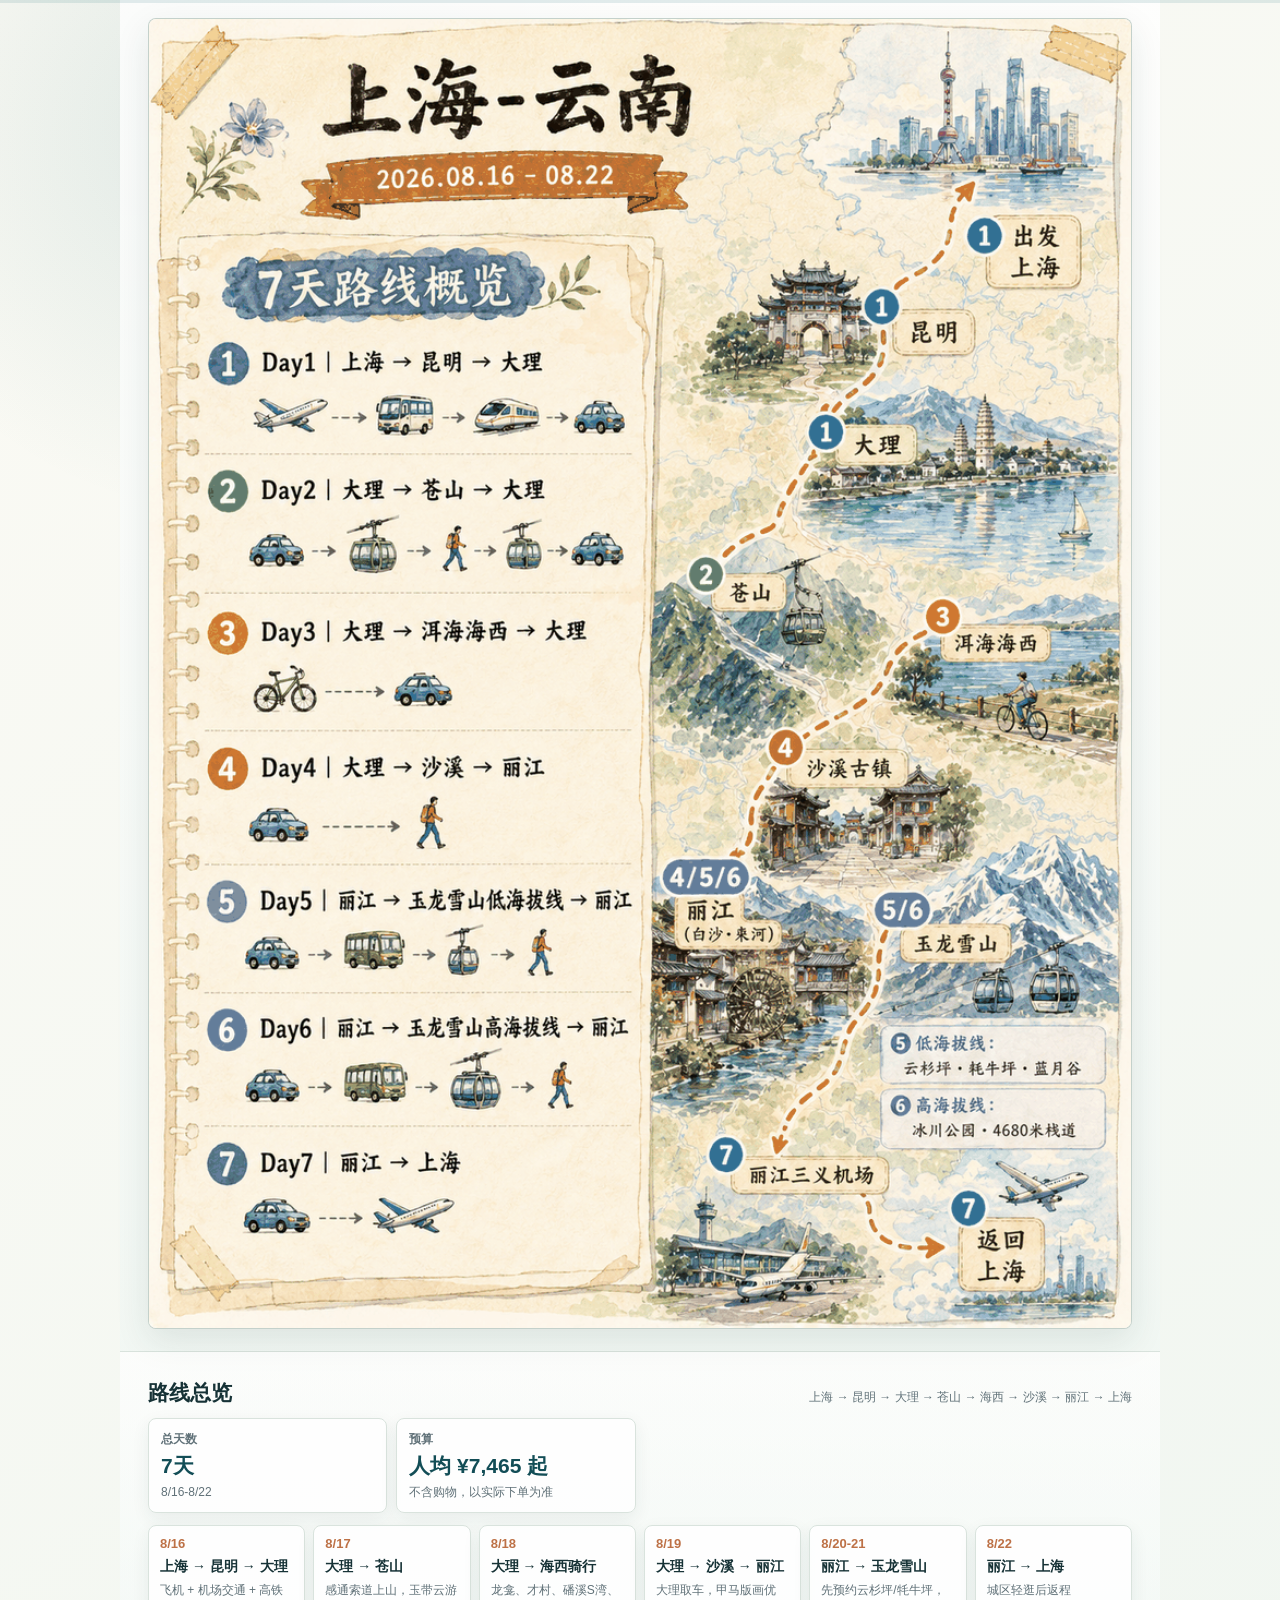
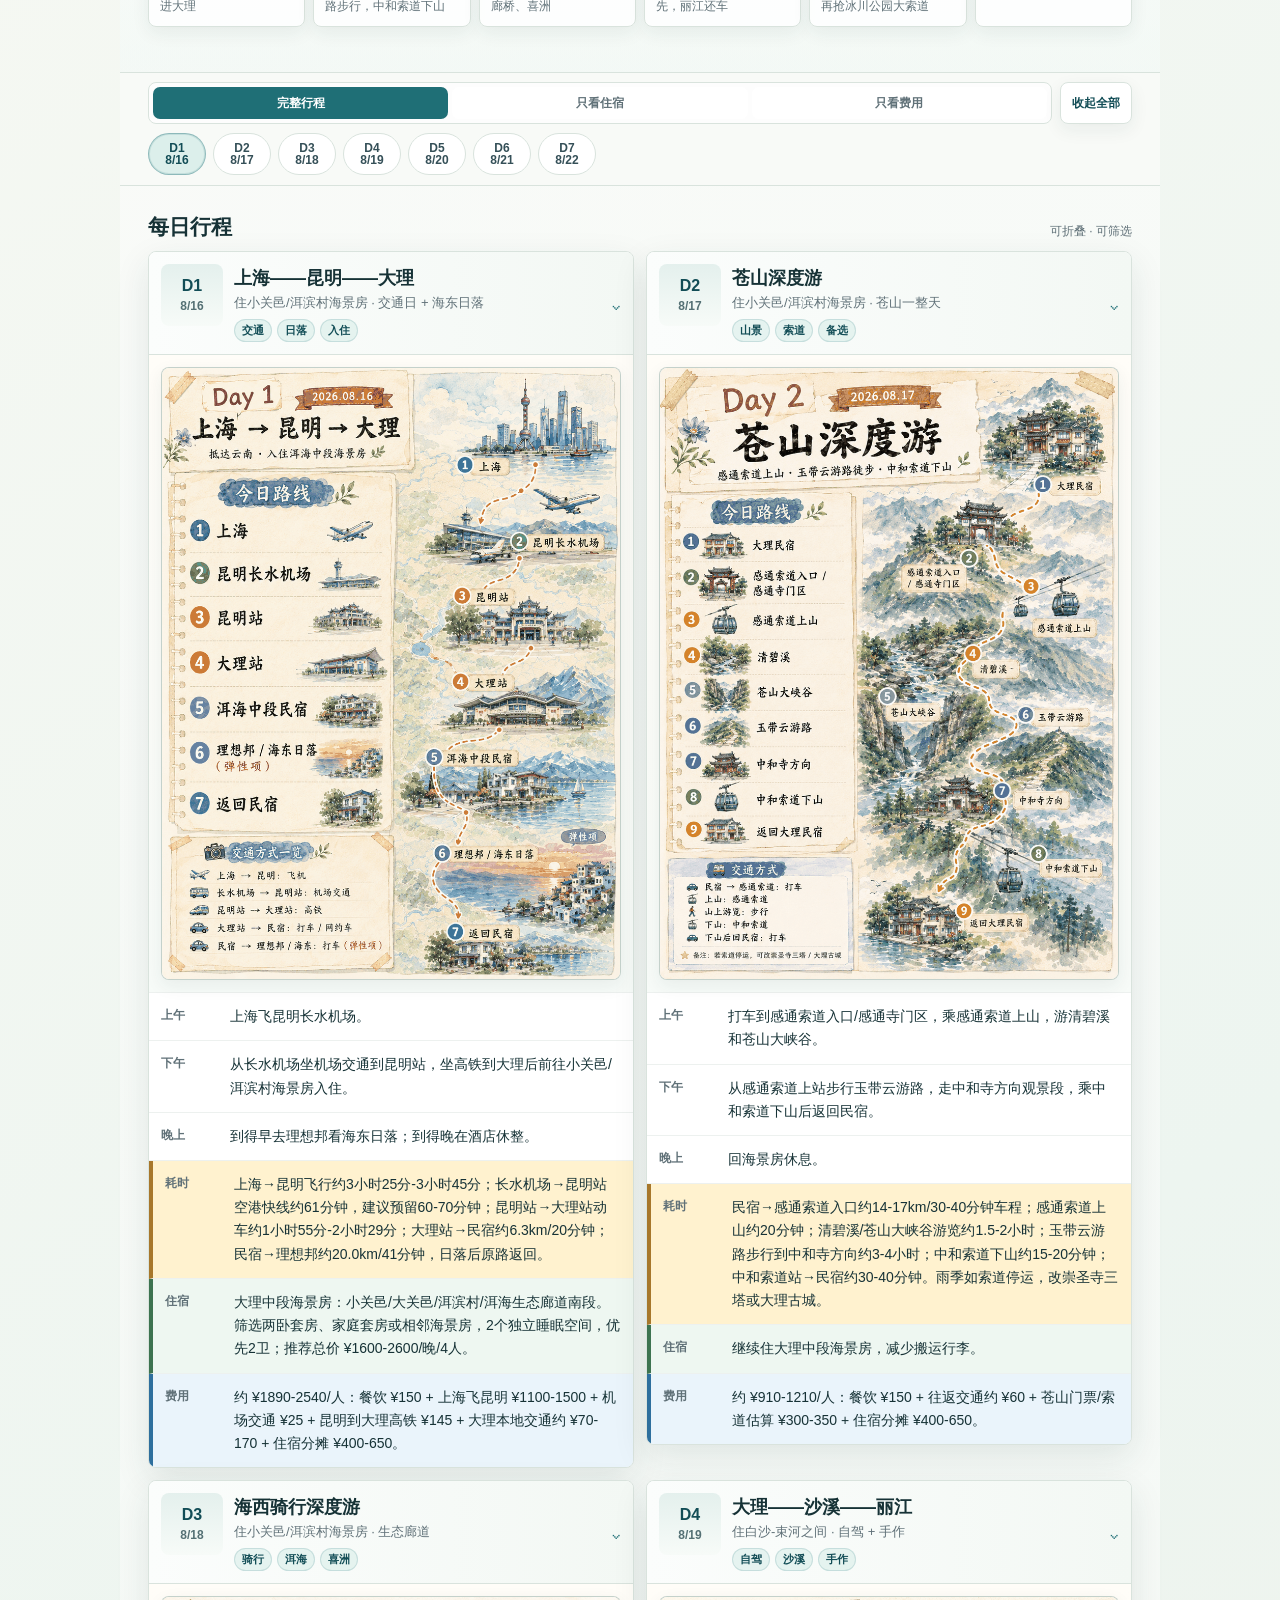
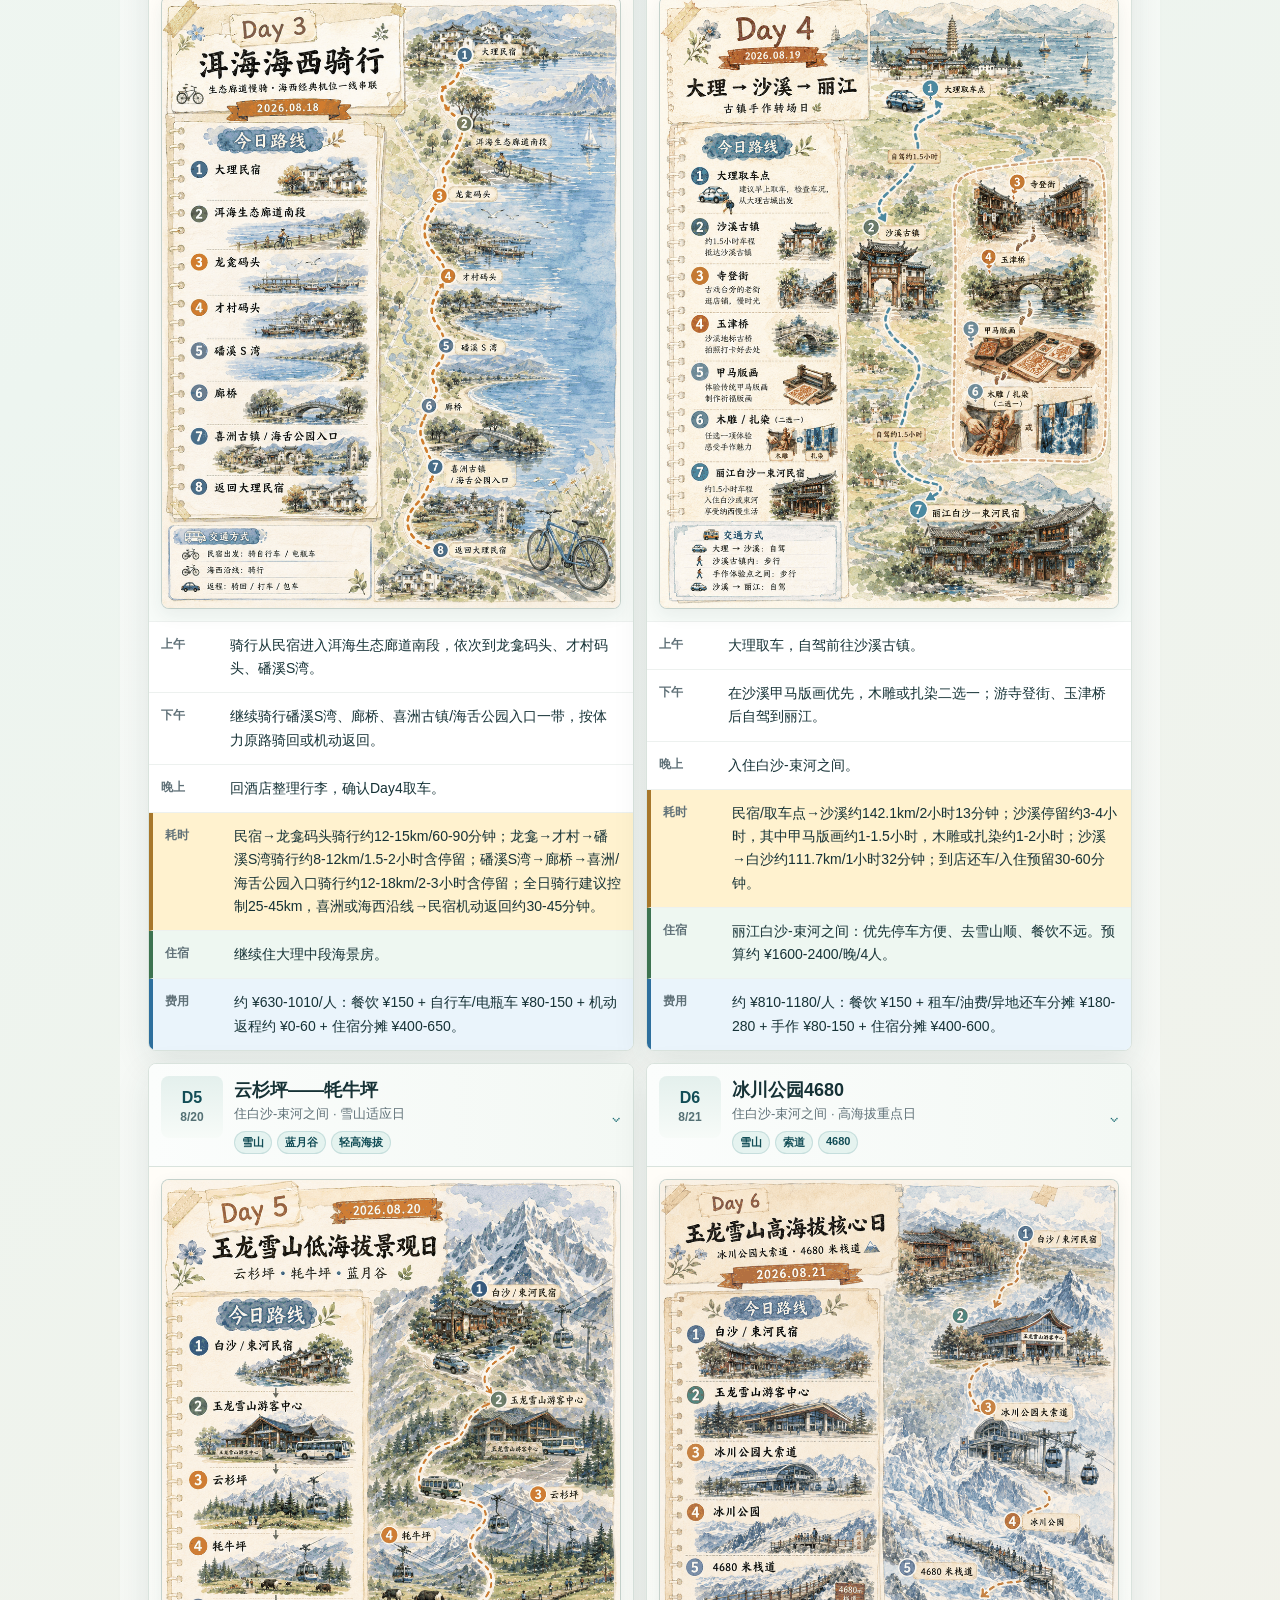
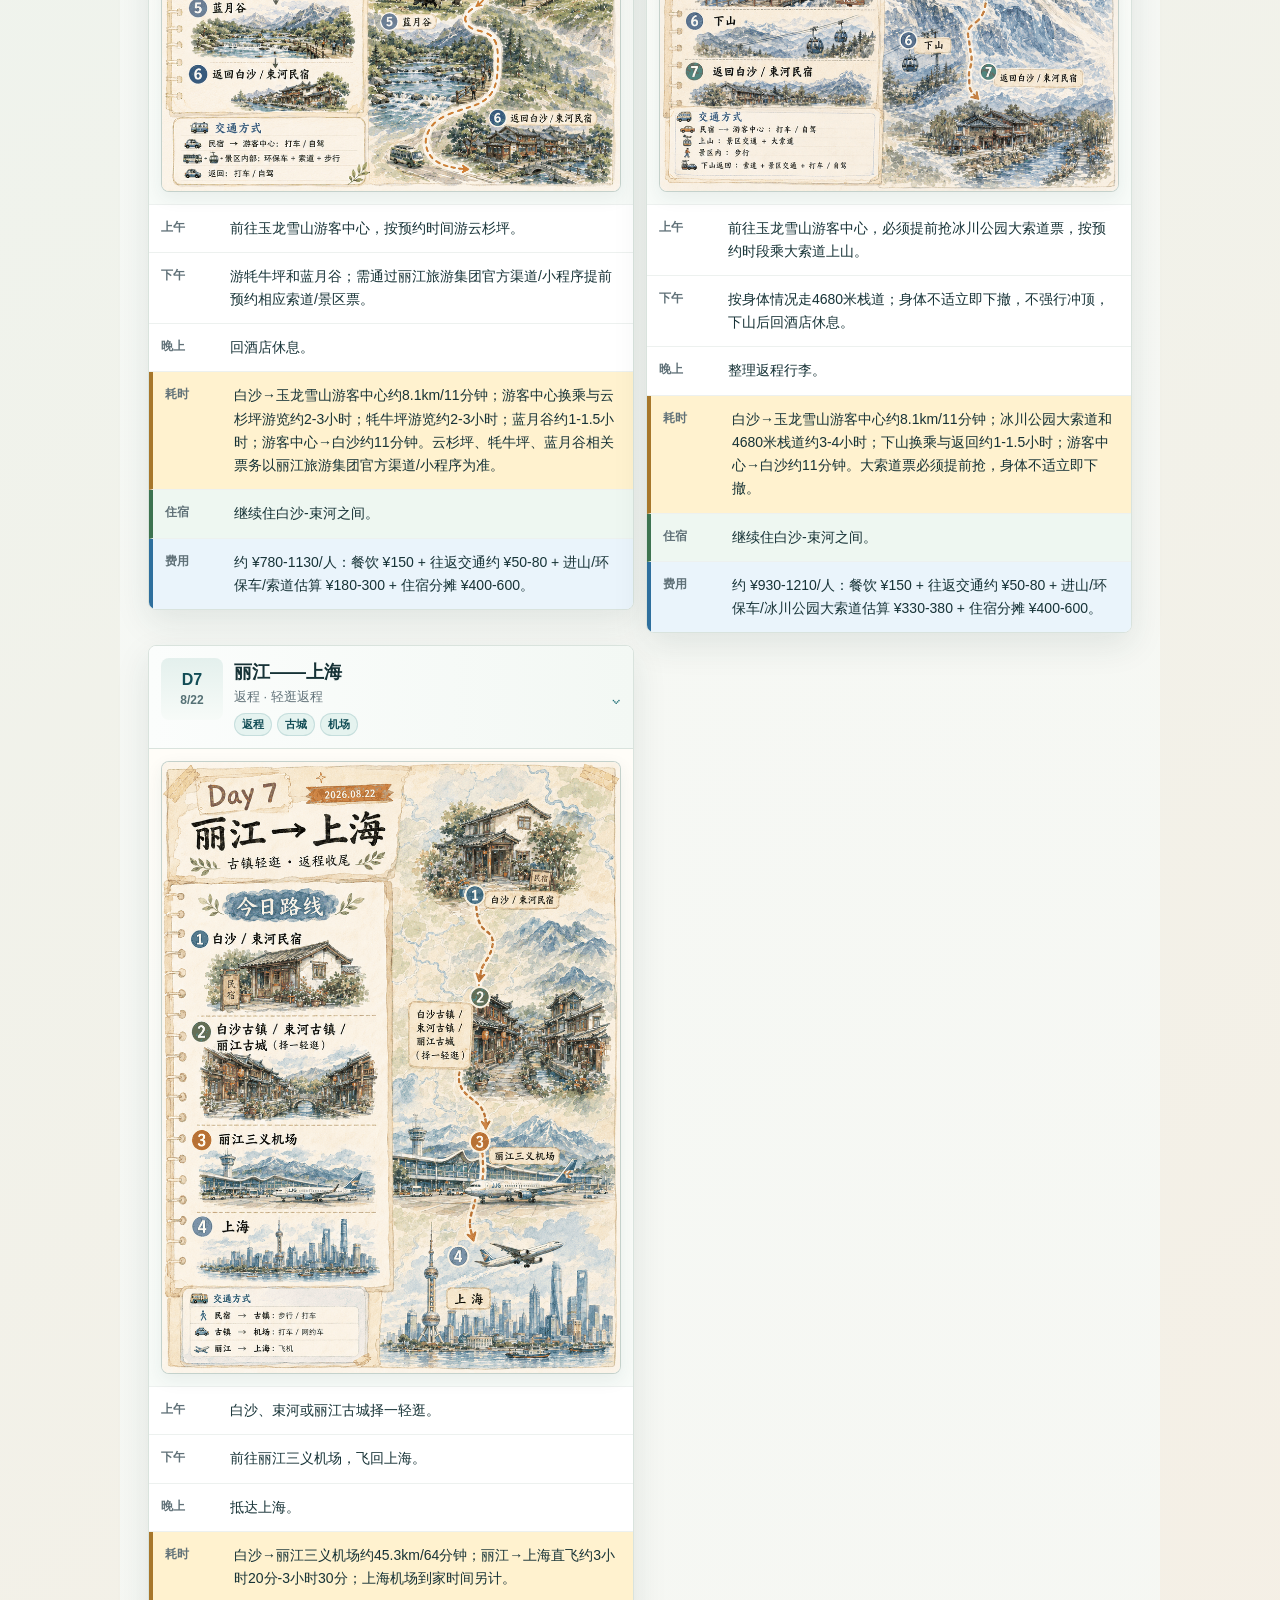
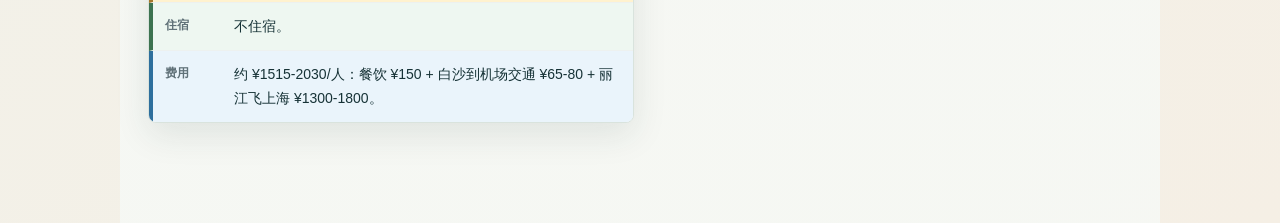
<file: index.html>
<!doctype html>
<html lang="zh-CN">
<head>
  <meta charset="utf-8" />
  <meta name="viewport" content="width=device-width, initial-scale=1, viewport-fit=cover" />
  <meta name="theme-color" content="#f7f3ea" />
  <meta name="description" content="云南7天深度旅行方案，手机优先的路线、住宿、耗时和费用总览。" />
  <title>云南7天深度旅行方案</title>
  <link rel="icon" type="image/png" href="assets/images/favicon.png" />
  <link rel="preload" href="assets/css/styles.css" as="style" />
  <link rel="preload" href="assets/data/itinerary.json" as="fetch" crossorigin="anonymous" />
  <link rel="preload" href="assets/images/yunnan-overview.png" as="image" />
  <link rel="stylesheet" href="assets/css/styles.css" />
</head>
<body>
  <div class="scroll-meter" aria-hidden="true"><span id="scrollMeter"></span></div>
  <div class="app-shell">
    <header class="hero hero--image-only" id="top">
      <img id="overviewImage" src="assets/images/yunnan-overview.png" alt="云南7天旅行总览图片" loading="eager" decoding="async" />
    </header>

    <main>
      <section class="overview-band" aria-labelledby="overviewTitle">
        <div class="section-heading">
          <h2 id="overviewTitle">路线总览</h2>
          <span id="routeText">上海 → 昆明 → 大理 → 苍山 → 海西 → 沙溪 → 丽江 → 上海</span>
        </div>
        <div class="stat-grid" id="statGrid"></div>
        <div class="route-strip" id="routeStrip" aria-label="基础路线"></div>
      </section>

      <nav class="control-bar" aria-label="行程快捷导航">
        <div class="control-bar__top">
          <div class="view-tabs" role="tablist" aria-label="日程视图">
            <button class="view-tab is-active" type="button" data-view="all">完整行程</button>
            <button class="view-tab" type="button" data-view="stay">只看住宿</button>
            <button class="view-tab" type="button" data-view="cost">只看费用</button>
          </div>
          <button class="quiet-button" type="button" data-action="expand">展开全部</button>
        </div>
        <div class="day-nav" id="dayNav"></div>
      </nav>

      <section class="itinerary-section" aria-labelledby="dailyTitle">
        <div class="section-heading">
          <h2 id="dailyTitle">每日行程</h2>
          <span>可折叠 · 可筛选</span>
        </div>
        <div class="day-list" id="dayList"></div>
      </section>

    </main>
  </div>

  <div class="toast" id="toast" role="status" aria-live="polite"></div>
  <button class="top-button" id="topButton" type="button" aria-label="回到顶部">↑</button>

  <script src="assets/js/app.js" defer></script>
</body>
</html>
</file>
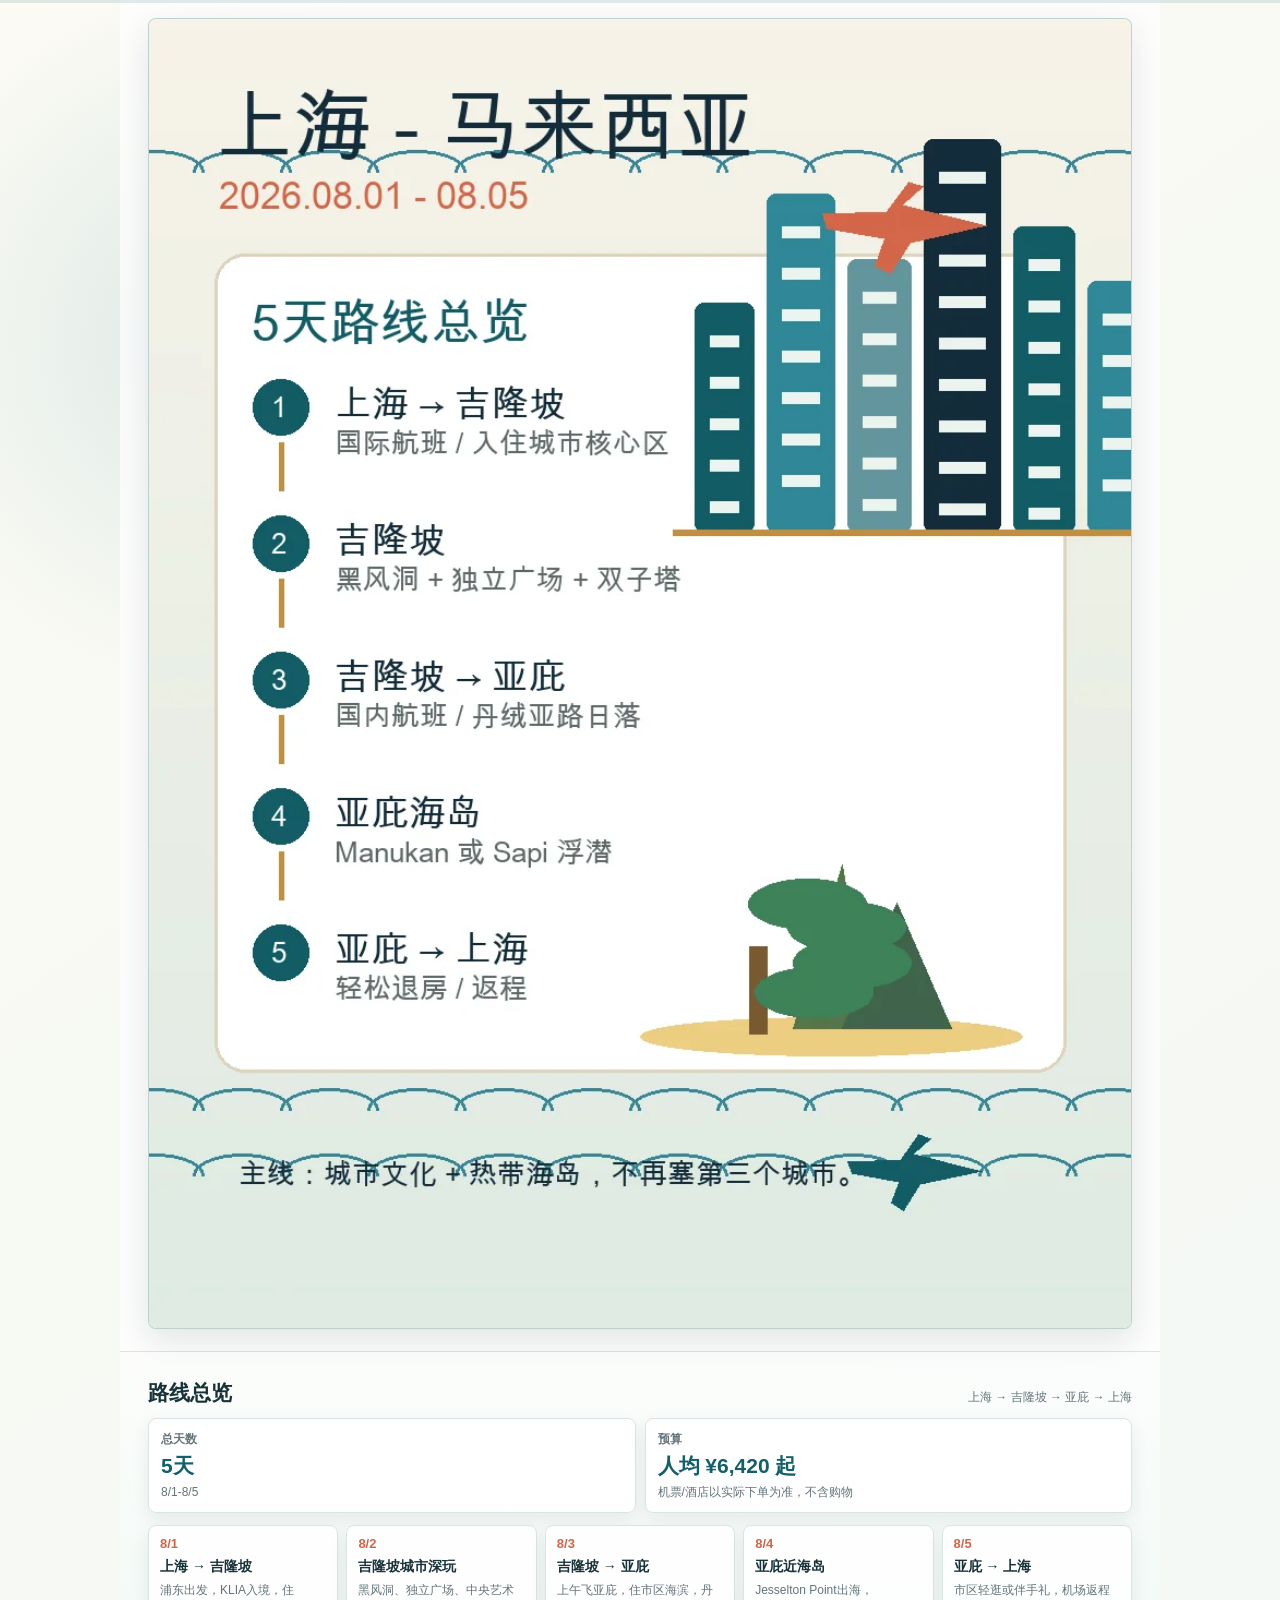
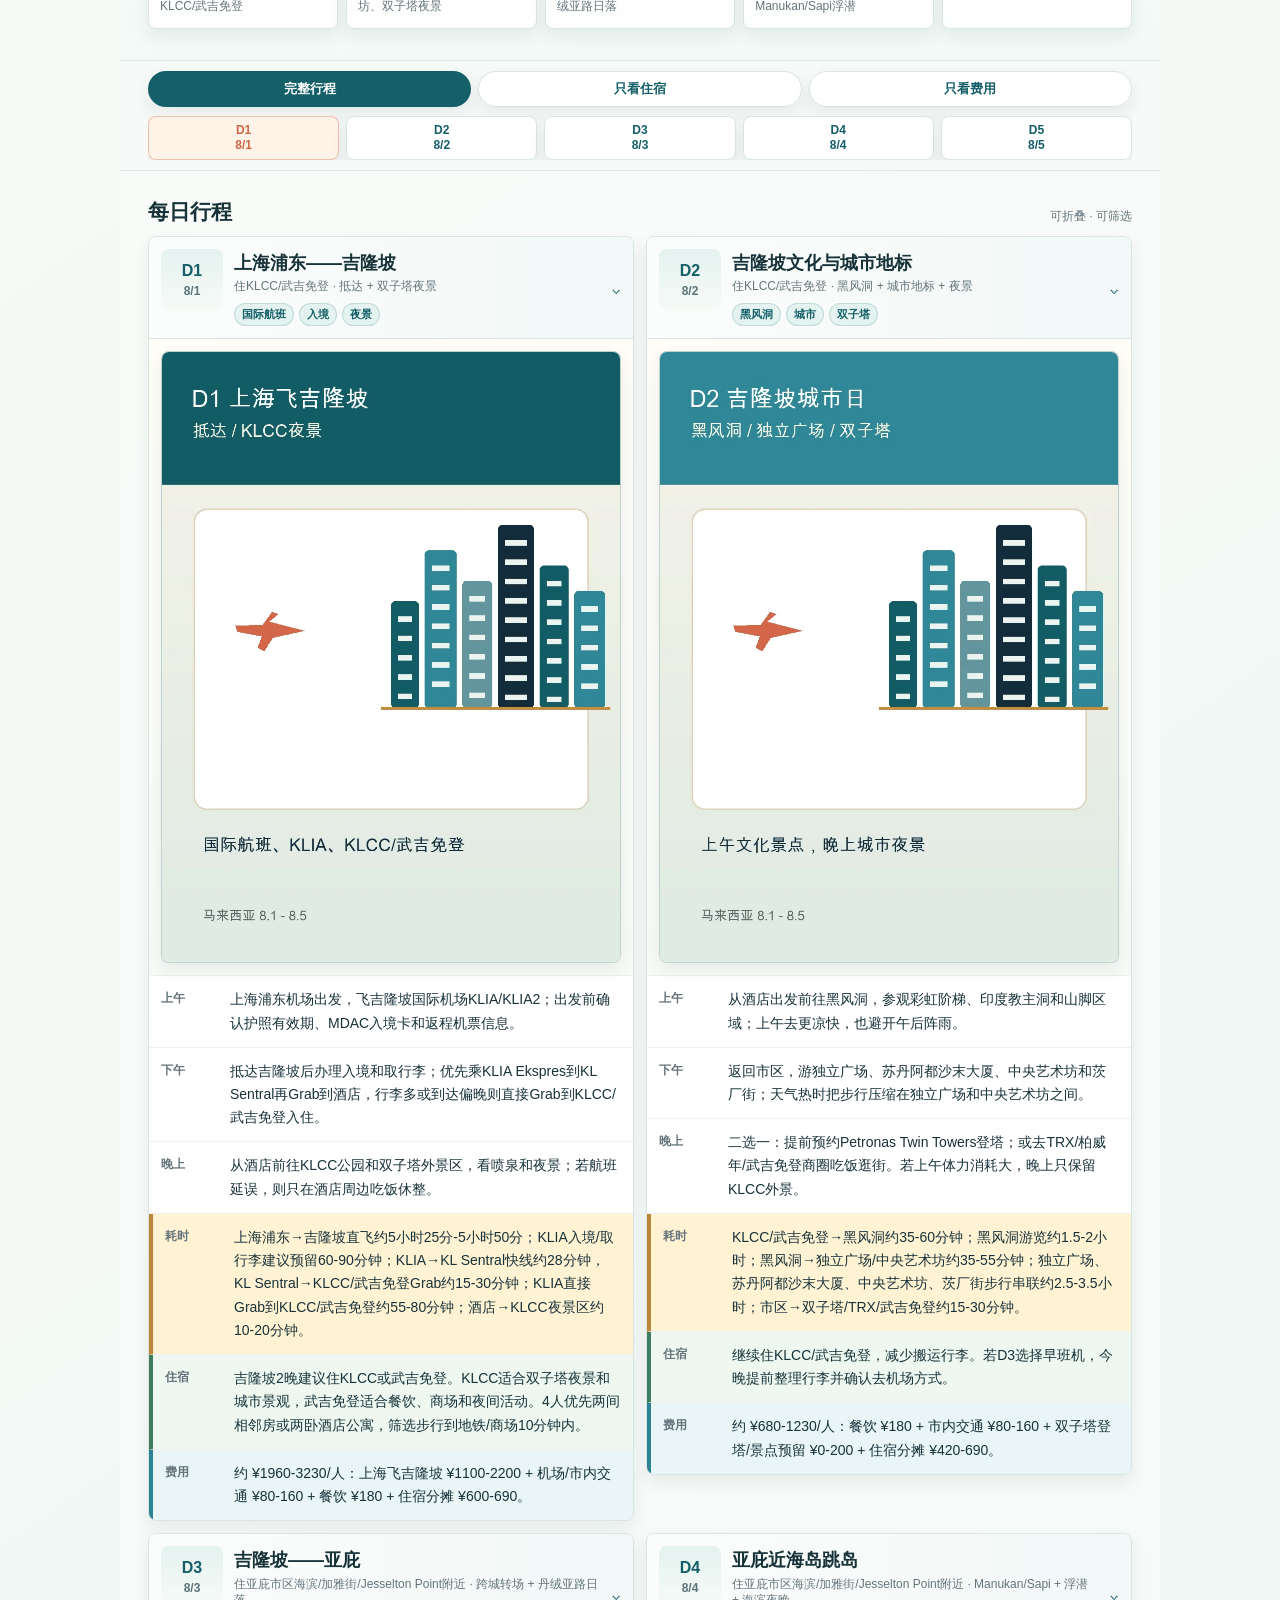
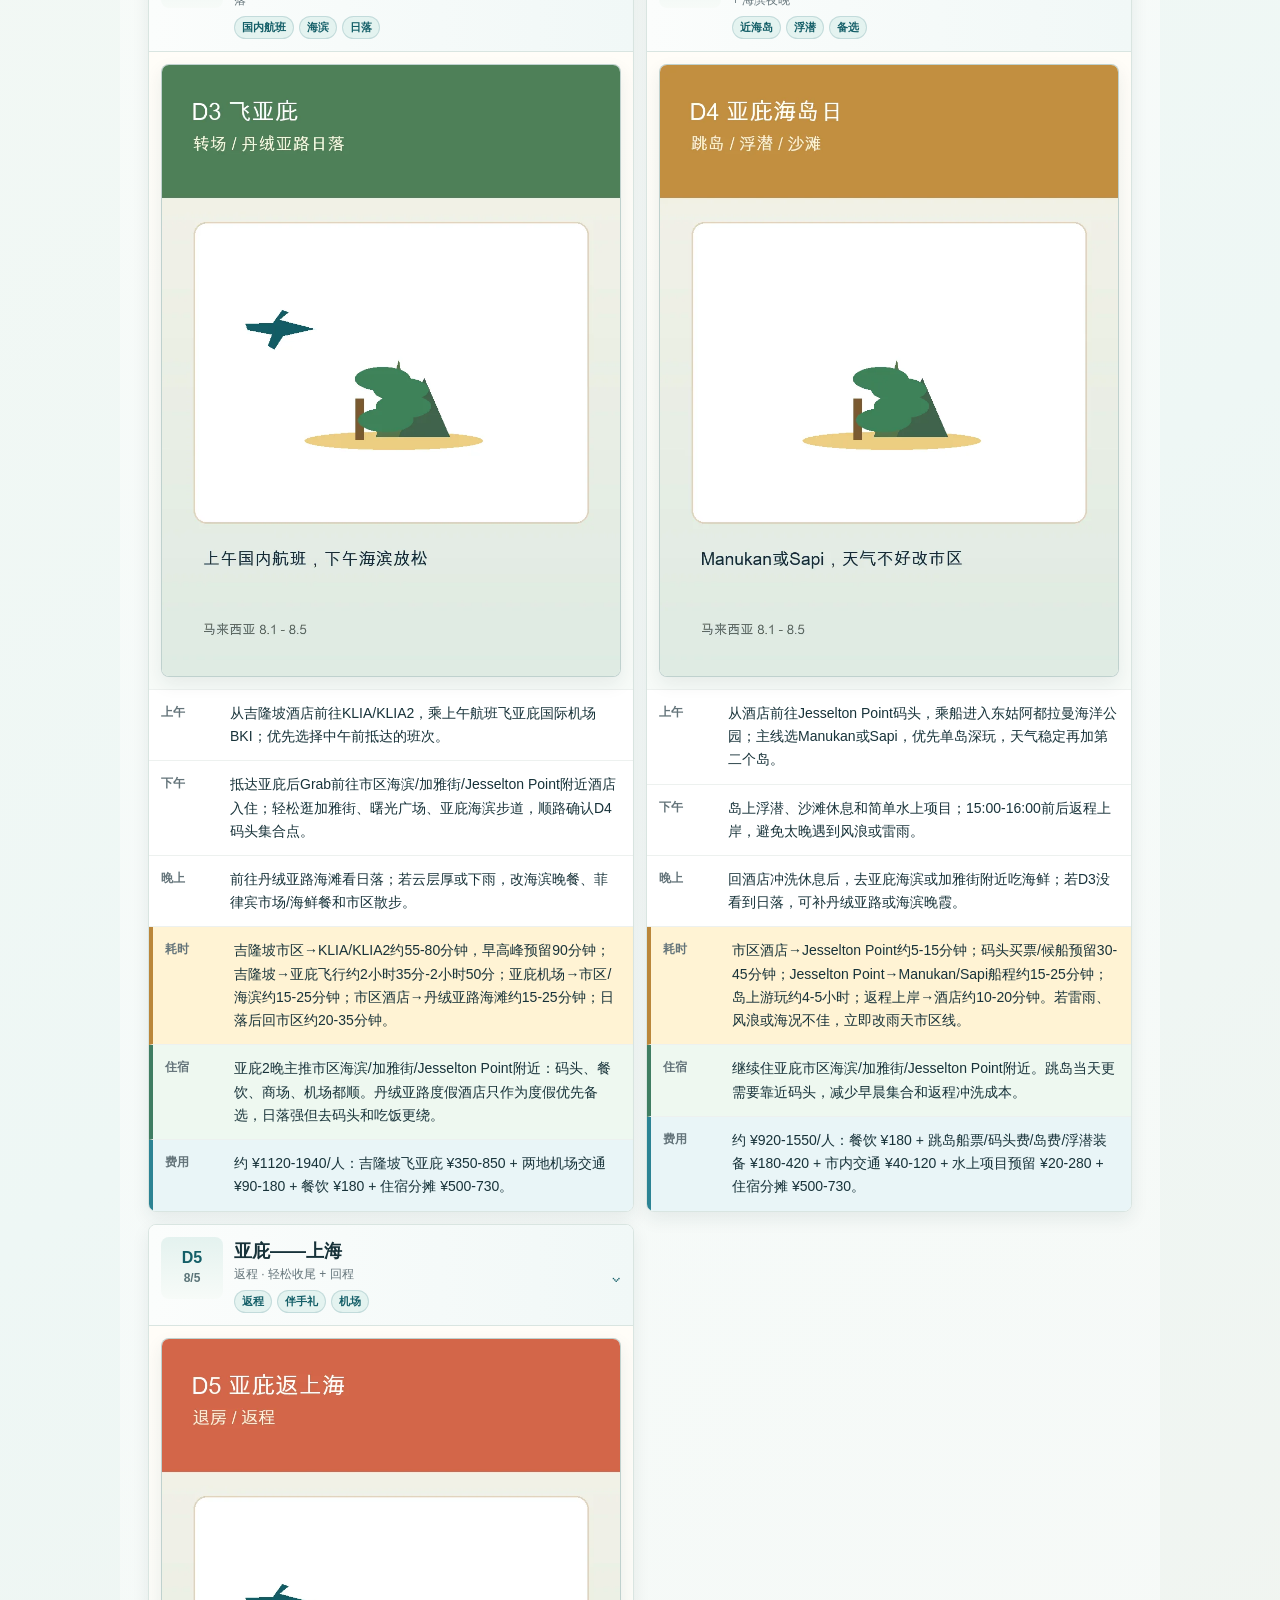
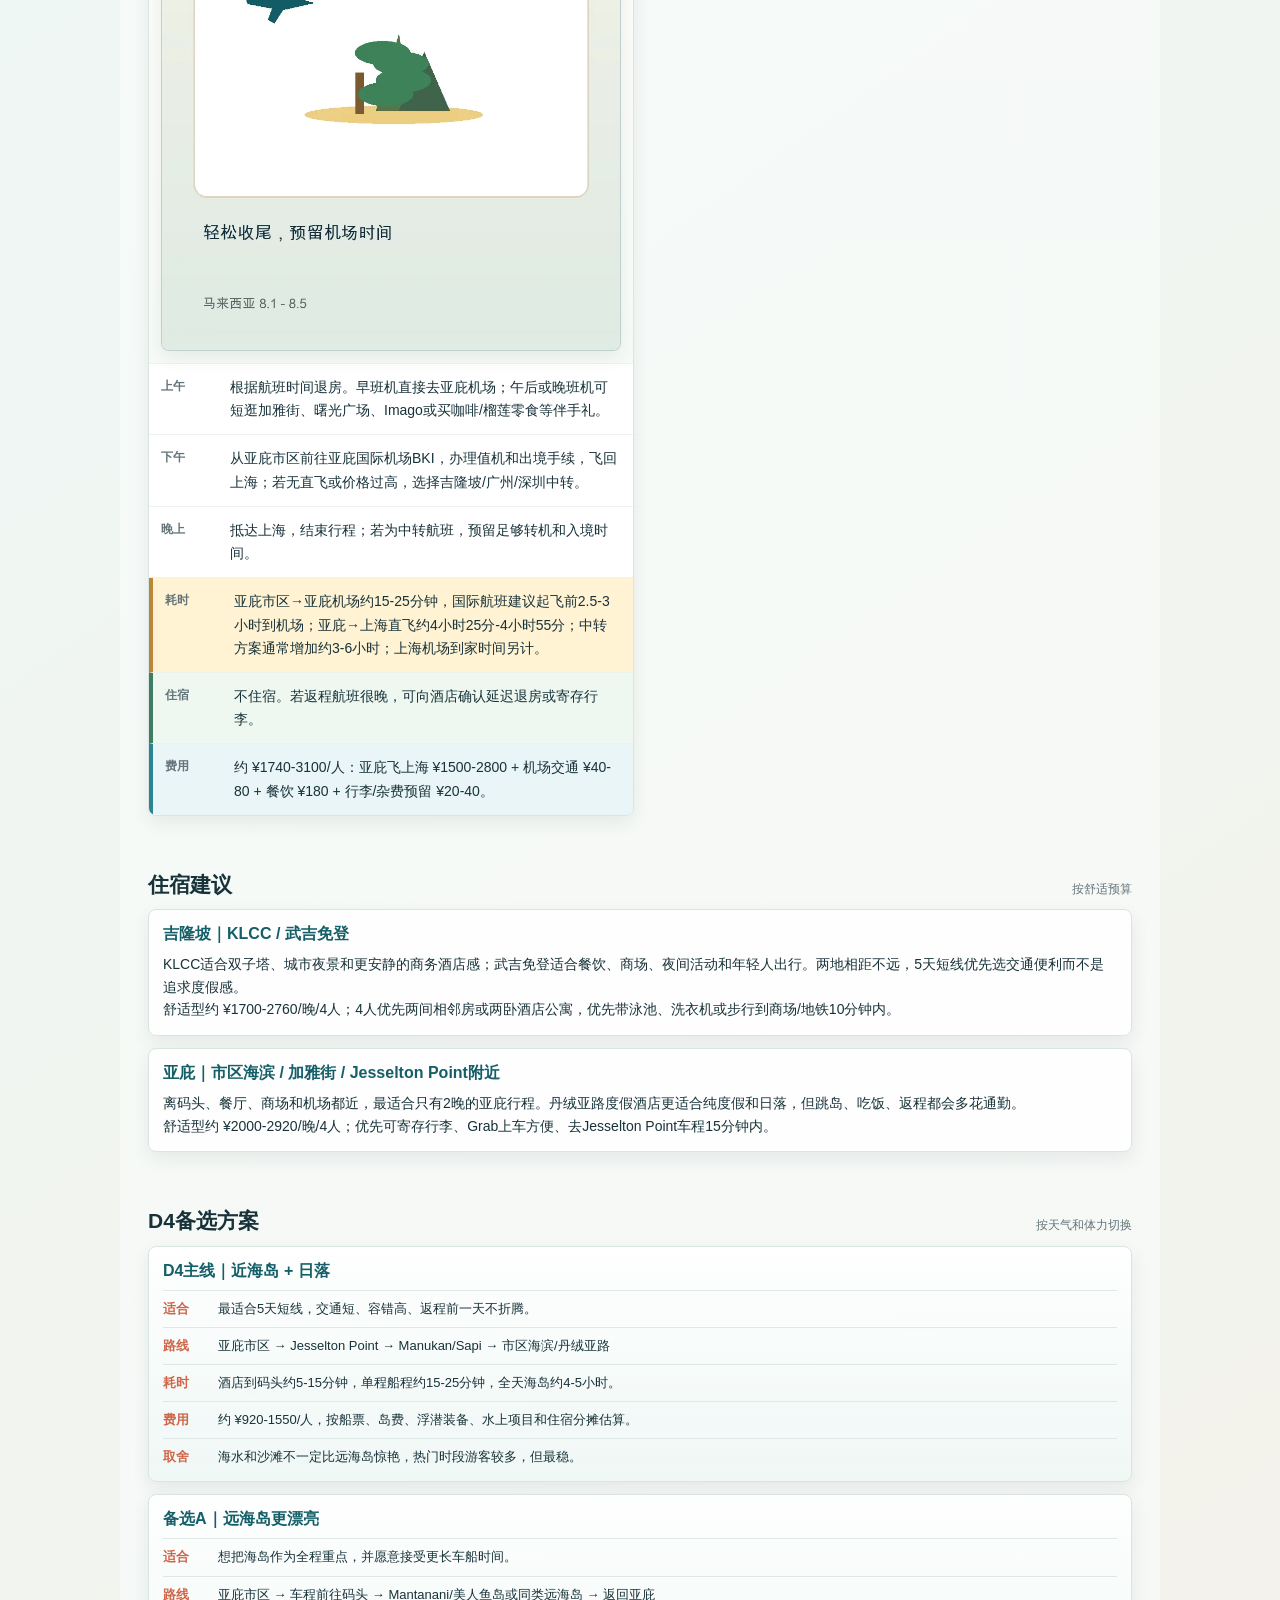
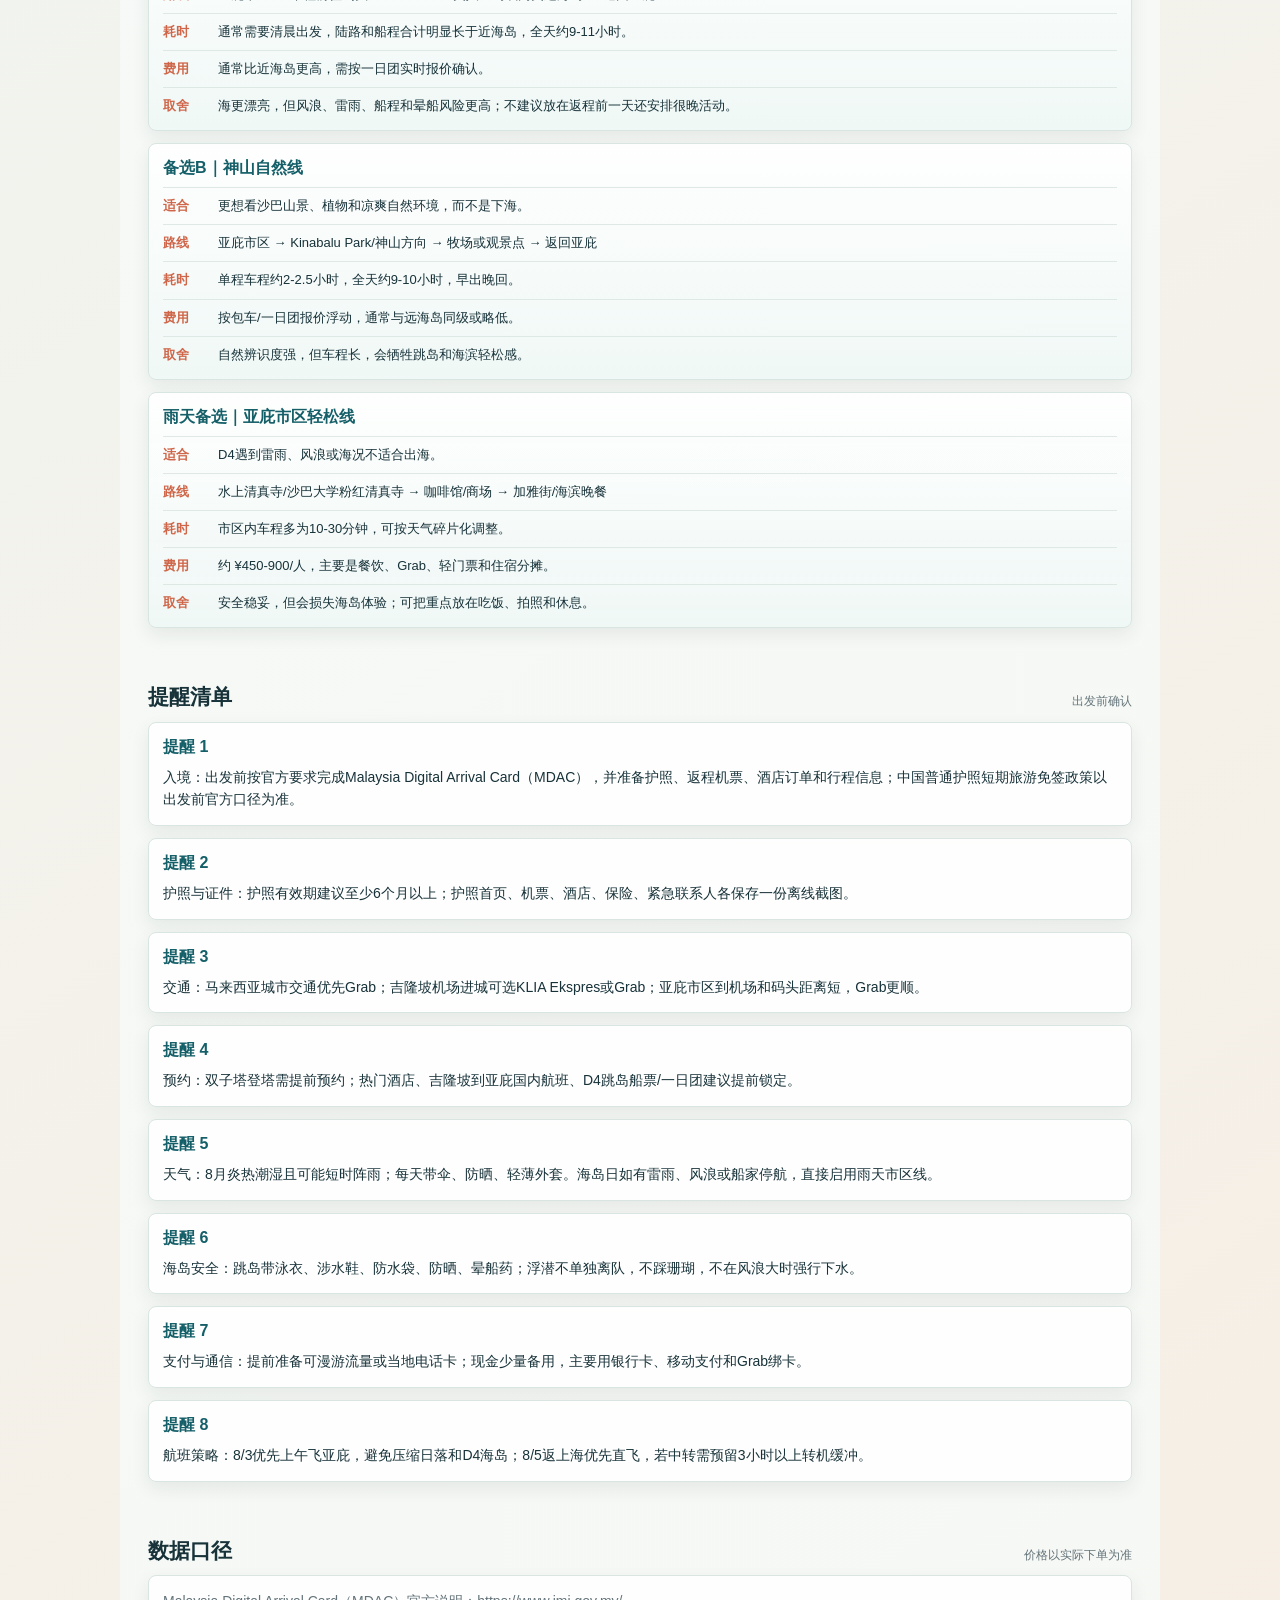
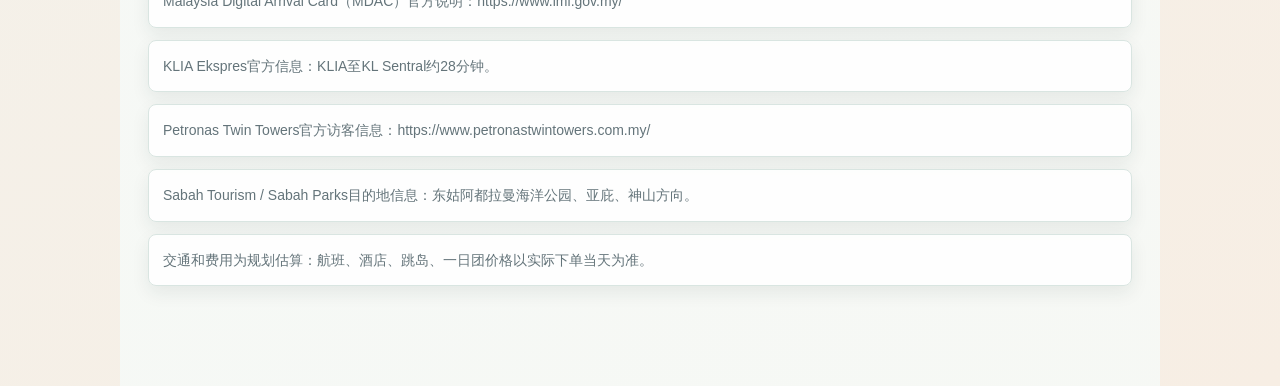
<file: malaysia-2026/index.html>
<!doctype html>
<html lang="zh-CN">
<head>
  <meta charset="utf-8" />
  <meta name="viewport" content="width=device-width, initial-scale=1, viewport-fit=cover" />
  <meta name="theme-color" content="#eef7f5" />
  <meta name="description" content="2026年8月1日至8月5日，上海出发，吉隆坡进、亚庇出的马来西亚5天深度旅行方案。" />
  <title>马来西亚5天深度旅行方案</title>
  <link rel="icon" type="image/png" href="assets/images/favicon.png" />
  <link rel="preload" href="assets/css/styles.css" as="style" />
  <link rel="preload" href="assets/data/itinerary.json" as="fetch" crossorigin="anonymous" />
  <link rel="preload" href="assets/images/malaysia-overview.webp" as="image" type="image/webp" />
  <link rel="stylesheet" href="assets/css/styles.css" />
</head>
<body>
  <div class="scroll-meter" aria-hidden="true"><span id="scrollMeter"></span></div>
  <div class="app-shell">
    <header class="hero" id="top">
      <img src="assets/images/malaysia-overview.webp" alt="马来西亚5天旅行总览图" width="900" height="1200" loading="eager" decoding="async" fetchpriority="high" />
    </header>

    <main>
      <section class="overview-band" aria-labelledby="overviewTitle">
        <div class="section-heading">
          <h2 id="overviewTitle">路线总览</h2>
          <span id="routeText">上海 → 吉隆坡 → 亚庇 → 上海</span>
        </div>
        <div class="stat-grid" id="statGrid"></div>
        <div class="route-strip" id="routeStrip" aria-label="基础路线"></div>
      </section>

      <nav class="control-bar" aria-label="行程快捷导航">
        <div class="view-tabs" role="tablist" aria-label="日程视图">
          <button class="view-tab is-active" type="button" data-view="all">完整行程</button>
          <button class="view-tab" type="button" data-view="stay">只看住宿</button>
          <button class="view-tab" type="button" data-view="cost">只看费用</button>
        </div>
        <div class="day-nav" id="dayNav"></div>
      </nav>

      <section class="itinerary-section" aria-labelledby="dailyTitle">
        <div class="section-heading">
          <h2 id="dailyTitle">每日行程</h2>
          <span>可折叠 · 可筛选</span>
        </div>
        <div class="day-list" id="dayList"></div>
      </section>

      <section class="info-section" aria-labelledby="lodgingTitle">
        <div class="section-heading">
          <h2 id="lodgingTitle">住宿建议</h2>
          <span>按舒适预算</span>
        </div>
        <div class="info-list" id="lodgingList"></div>
      </section>

      <section class="info-section" aria-labelledby="alternativeTitle">
        <div class="section-heading">
          <h2 id="alternativeTitle">D4备选方案</h2>
          <span>按天气和体力切换</span>
        </div>
        <div class="alternative-list" id="alternativeList"></div>
      </section>

      <section class="info-section" aria-labelledby="reminderTitle">
        <div class="section-heading">
          <h2 id="reminderTitle">提醒清单</h2>
          <span>出发前确认</span>
        </div>
        <div class="reminder-list" id="reminderList"></div>
      </section>

      <section class="info-section source-section" aria-labelledby="sourceTitle">
        <div class="section-heading">
          <h2 id="sourceTitle">数据口径</h2>
          <span>价格以实际下单为准</span>
        </div>
        <div class="source-list" id="sourceList"></div>
      </section>
    </main>
  </div>

  <div class="toast" id="toast" role="status" aria-live="polite"></div>
  <button class="top-button" id="topButton" type="button" aria-label="回到顶部">↑</button>
  <script src="assets/js/app.js" defer></script>
</body>
</html>
</file>
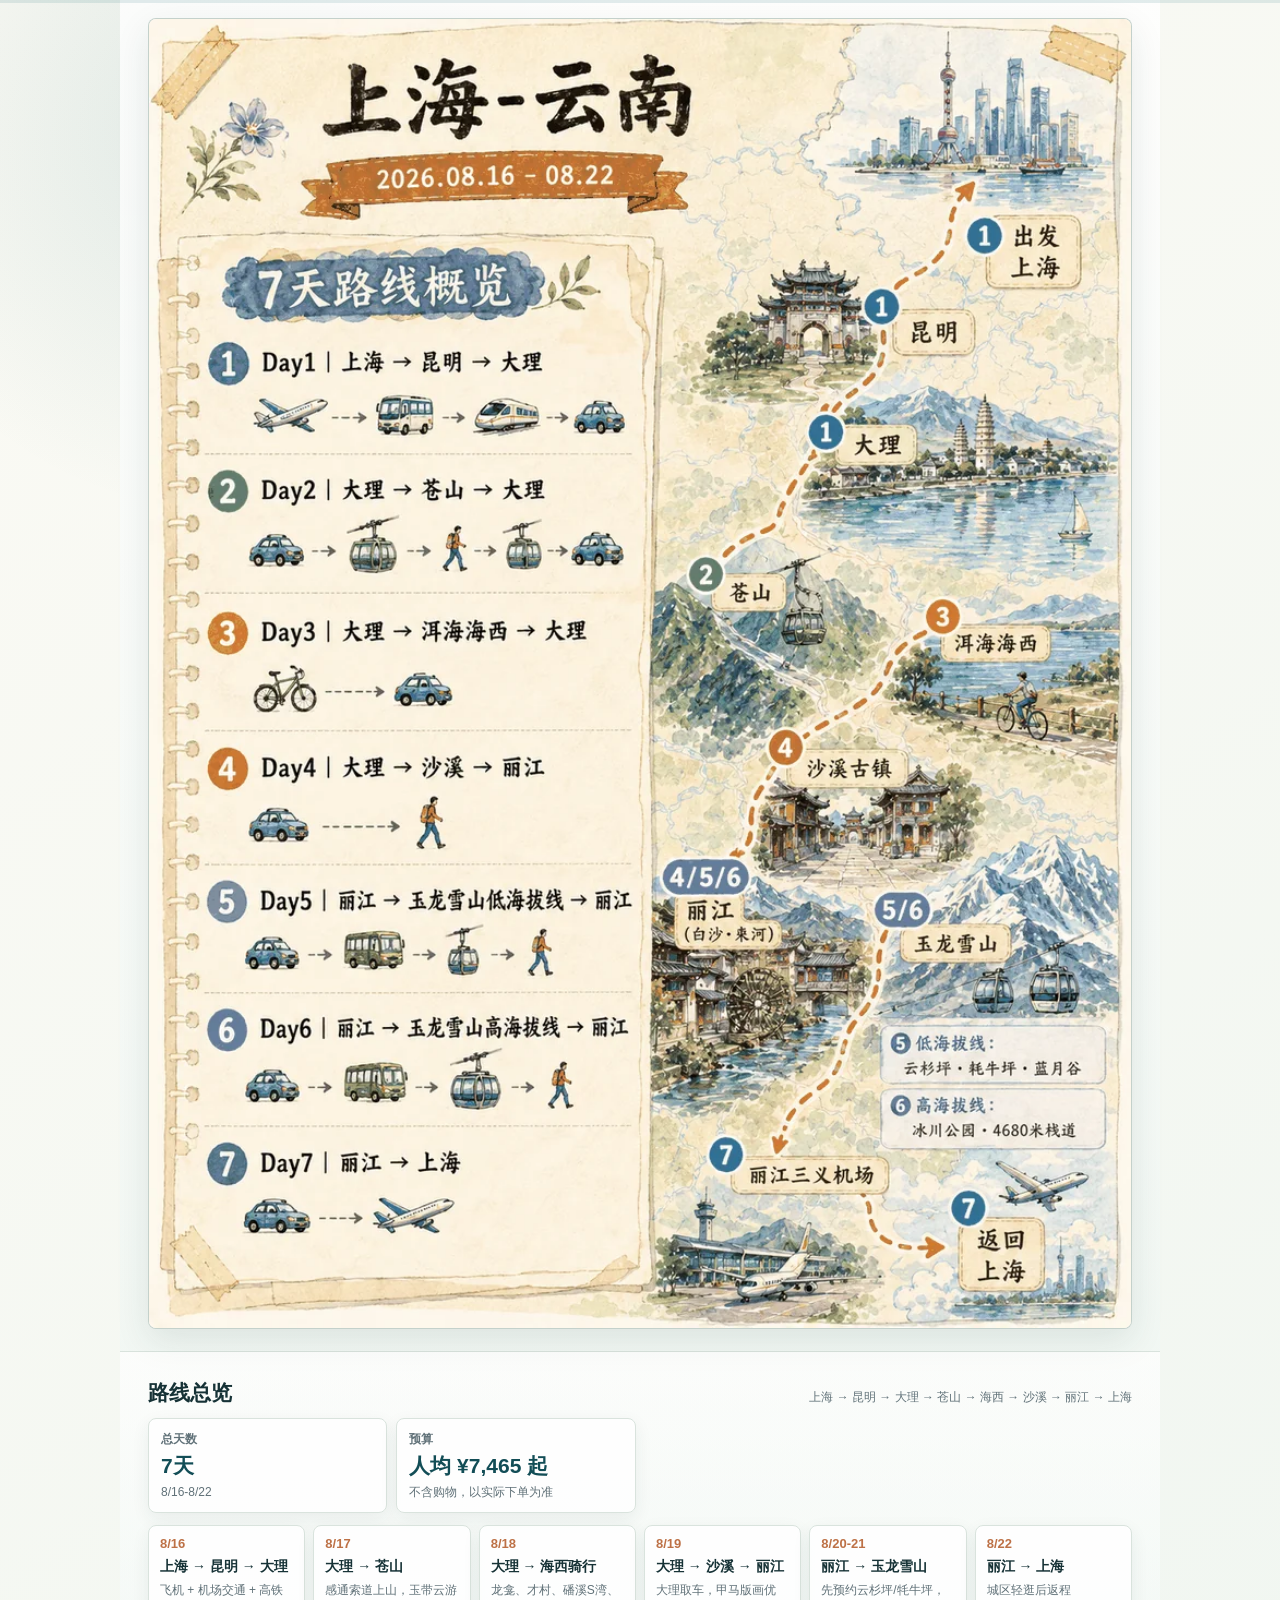
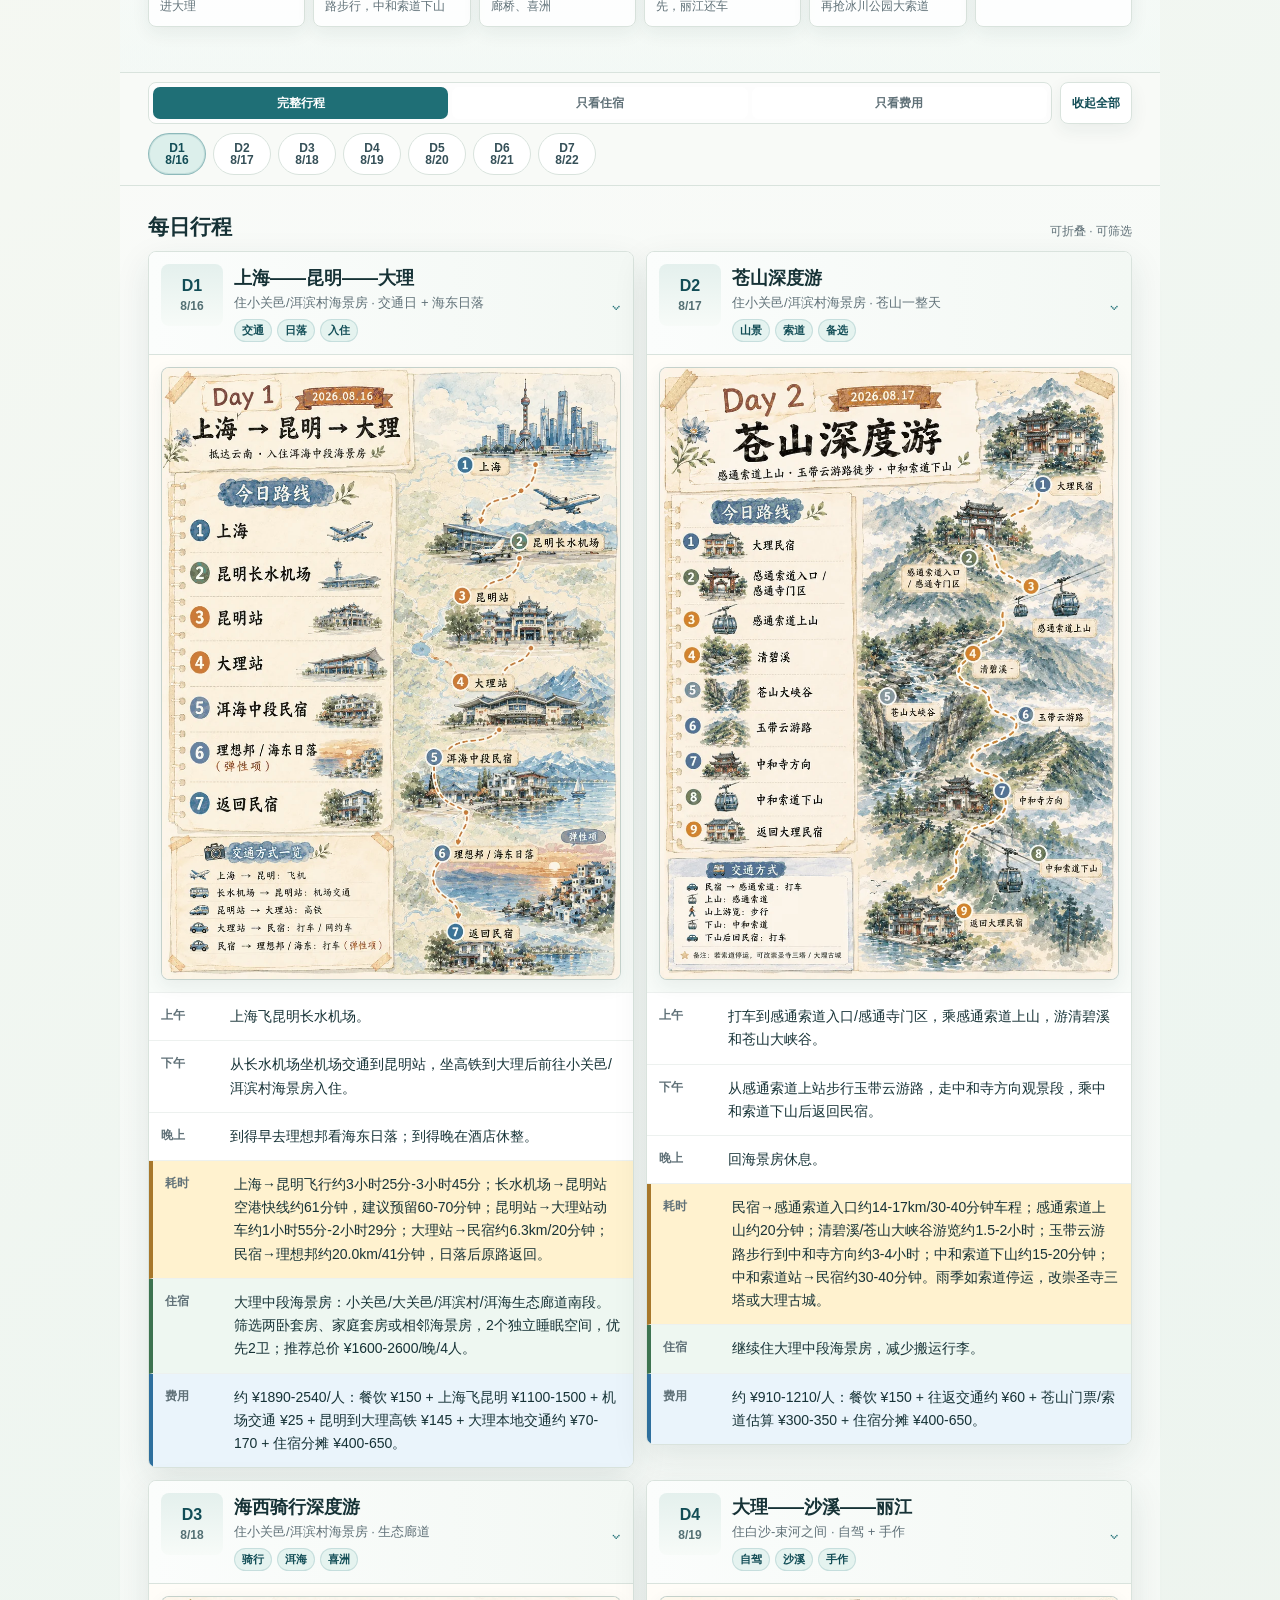
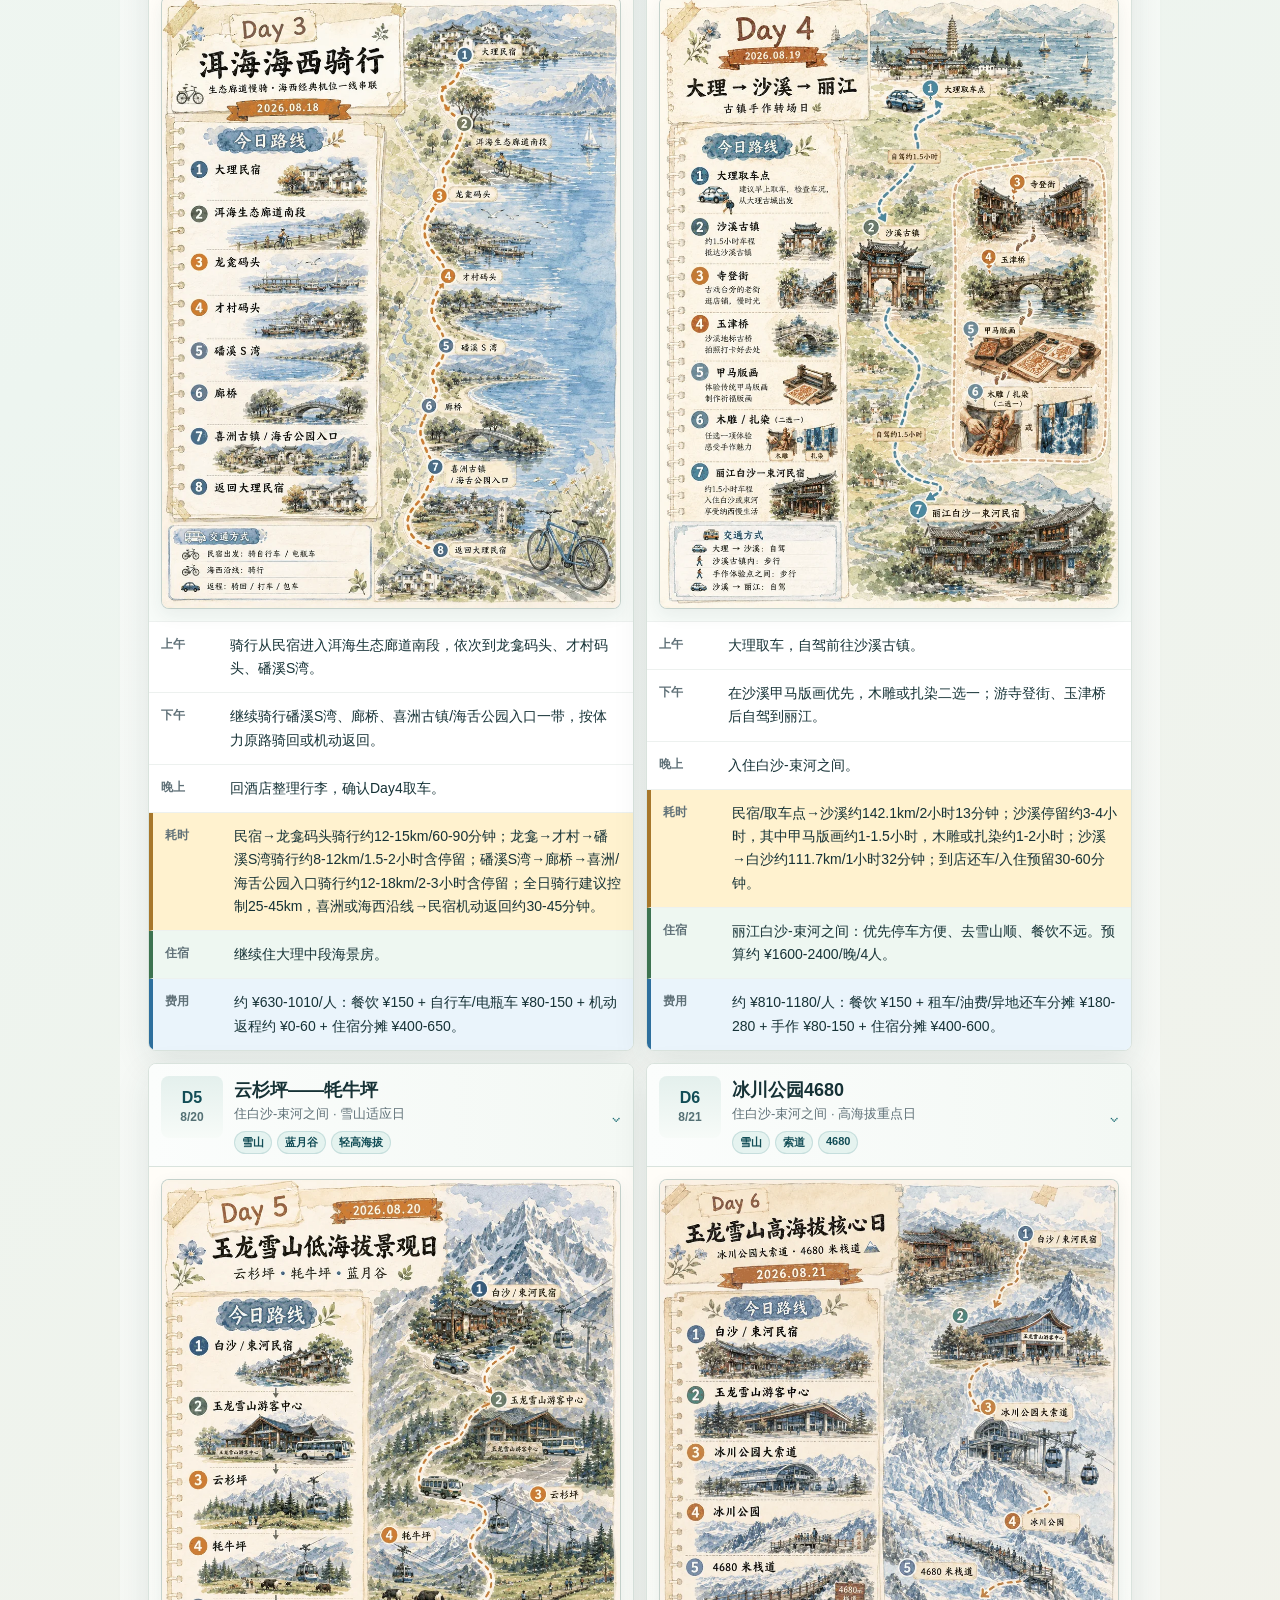
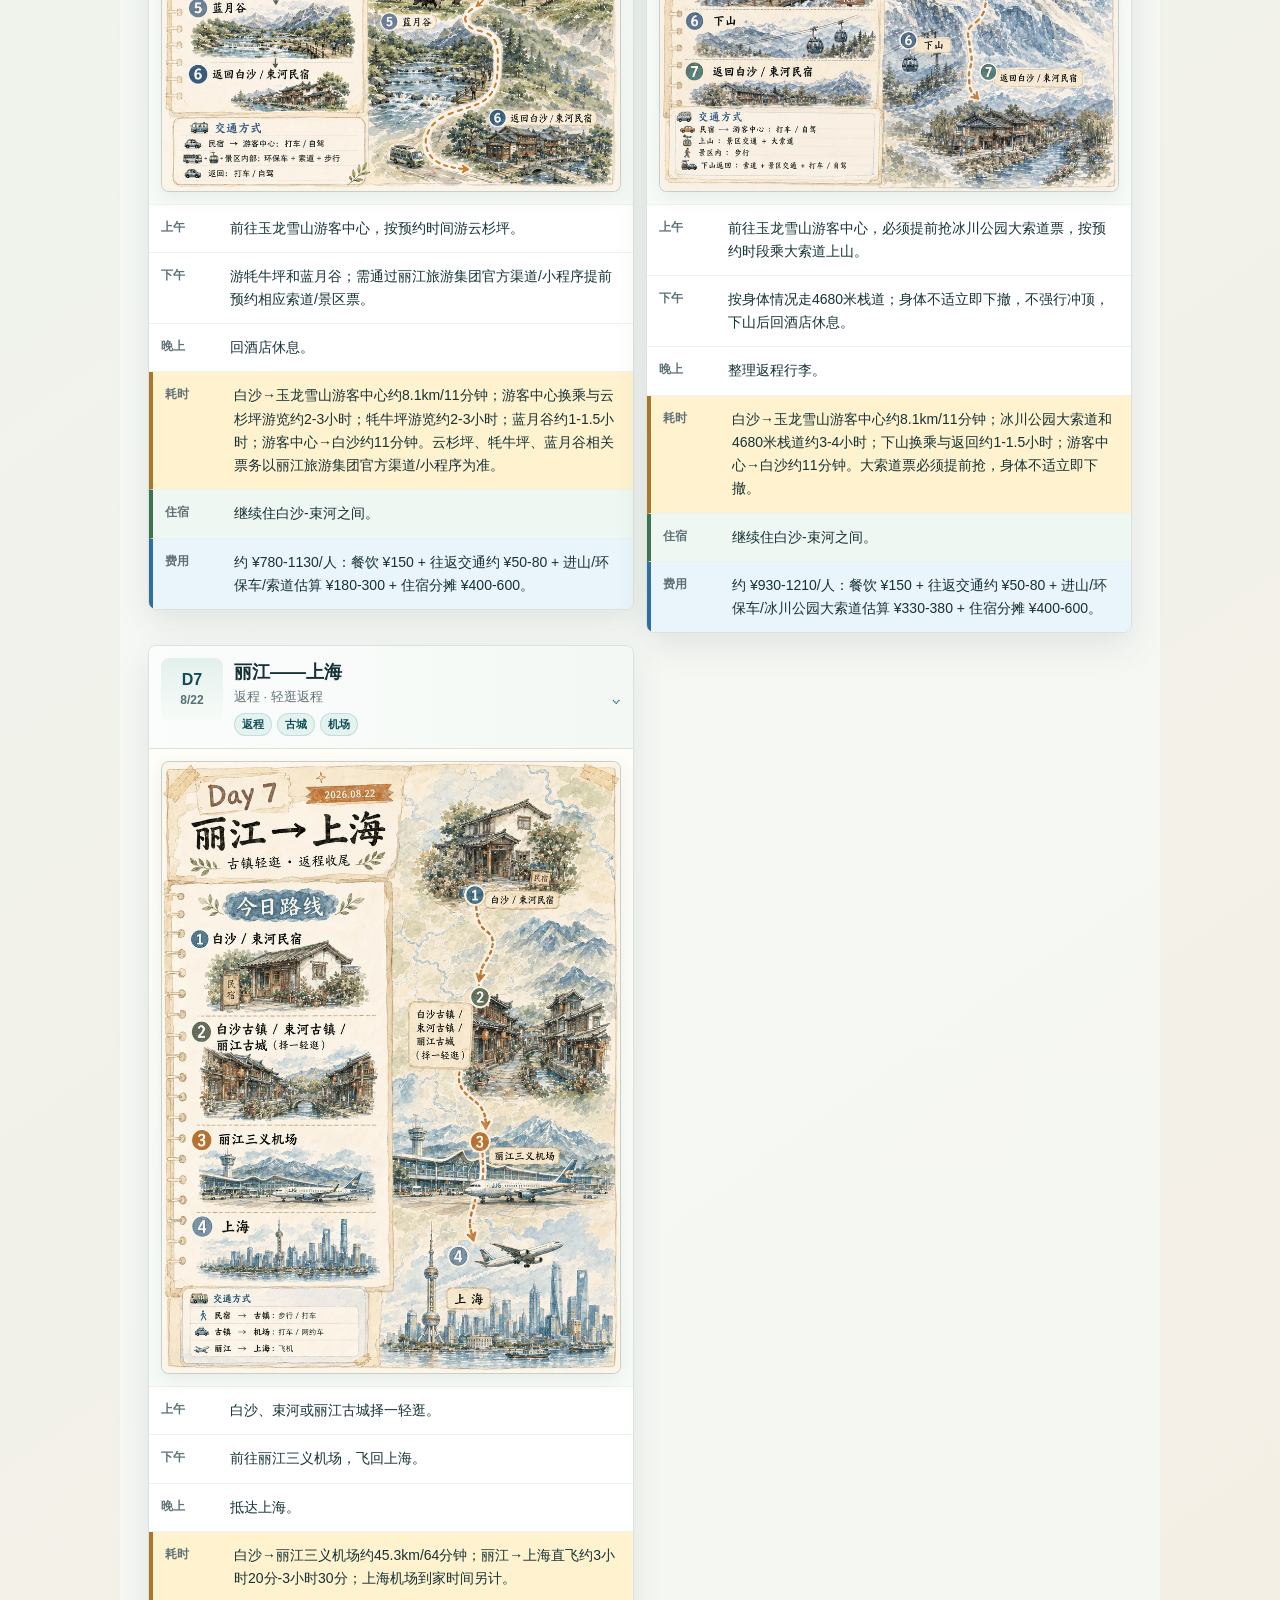
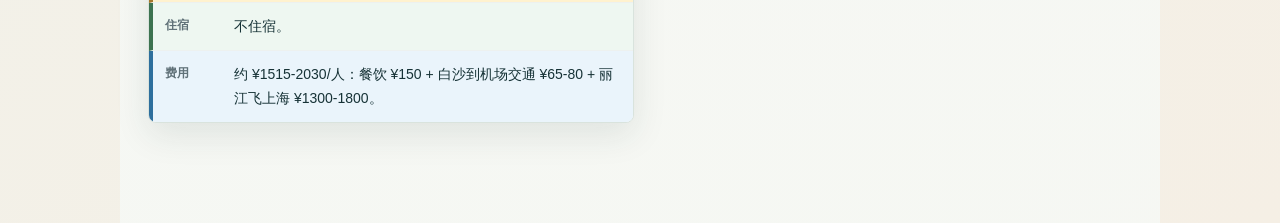
<file: optimized/index.html>
<!doctype html>
<html lang="zh-CN">
<head>
  <meta charset="utf-8" />
  <meta name="viewport" content="width=device-width, initial-scale=1, viewport-fit=cover" />
  <meta name="theme-color" content="#f7f3ea" />
  <meta name="description" content="云南7天深度旅行方案，手机优先的路线、住宿、耗时和费用总览。" />
  <title>云南7天深度旅行方案｜图片优化版</title>
  <link rel="icon" type="image/png" href="assets/images/favicon.png" />
  <link rel="preload" href="assets/css/styles.css" as="style" />
  <link rel="preload" href="assets/data/itinerary.json" as="fetch" crossorigin="anonymous" />
  <link rel="preload" href="assets/images/yunnan-overview.webp" as="image" type="image/webp" />
  <link rel="stylesheet" href="assets/css/styles.css" />
</head>
<body>
  <div class="scroll-meter" aria-hidden="true"><span id="scrollMeter"></span></div>
  <div class="app-shell">
    <header class="hero hero--image-only" id="top">
      <img id="overviewImage" src="assets/images/yunnan-overview.webp" alt="云南7天旅行总览图片" width="900" height="1200" loading="eager" decoding="async" fetchpriority="high" />
    </header>

    <main>
      <section class="overview-band" aria-labelledby="overviewTitle">
        <div class="section-heading">
          <h2 id="overviewTitle">路线总览</h2>
          <span id="routeText">上海 → 昆明 → 大理 → 苍山 → 海西 → 沙溪 → 丽江 → 上海</span>
        </div>
        <div class="stat-grid" id="statGrid"></div>
        <div class="route-strip" id="routeStrip" aria-label="基础路线"></div>
      </section>

      <nav class="control-bar" aria-label="行程快捷导航">
        <div class="control-bar__top">
          <div class="view-tabs" role="tablist" aria-label="日程视图">
            <button class="view-tab is-active" type="button" data-view="all">完整行程</button>
            <button class="view-tab" type="button" data-view="stay">只看住宿</button>
            <button class="view-tab" type="button" data-view="cost">只看费用</button>
          </div>
          <button class="quiet-button" type="button" data-action="expand">展开全部</button>
        </div>
        <div class="day-nav" id="dayNav"></div>
      </nav>

      <section class="itinerary-section" aria-labelledby="dailyTitle">
        <div class="section-heading">
          <h2 id="dailyTitle">每日行程</h2>
          <span>可折叠 · 可筛选</span>
        </div>
        <div class="day-list" id="dayList"></div>
      </section>

    </main>
  </div>

  <div class="toast" id="toast" role="status" aria-live="polite"></div>
  <button class="top-button" id="topButton" type="button" aria-label="回到顶部">↑</button>

  <script src="assets/js/app.js" defer></script>
</body>
</html>
</file>
<file: assets/css/styles.css>
:root {
  color-scheme: light;
  --bg: #f4f1e8;
  --bg-soft: #edf4ef;
  --surface: rgba(255, 255, 255, 0.9);
  --surface-solid: #ffffff;
  --ink: #163236;
  --muted: #607178;
  --line: #d9e3dd;
  --teal: #1f6f76;
  --teal-deep: #124d56;
  --mint: #dcefeb;
  --pine: #3d7350;
  --sky: #2e6f9d;
  --sky-soft: #eaf4fb;
  --clay: #bd7146;
  --gold: #a7772b;
  --gold-soft: #fff2cf;
  --rose: #c94f7c;
  --shadow: 0 12px 34px rgba(29, 63, 58, 0.1);
  --shadow-soft: 0 6px 18px rgba(29, 63, 58, 0.07);
  --radius: 8px;
  --safe-bottom: env(safe-area-inset-bottom);
  font-family: -apple-system, BlinkMacSystemFont, "PingFang SC", "Microsoft YaHei", sans-serif;
}

* {
  box-sizing: border-box;
}

html {
  scroll-behavior: smooth;
}

body {
  margin: 0;
  background:
    radial-gradient(circle at 18% 2%, rgba(31, 111, 118, 0.12), transparent 24rem),
    linear-gradient(145deg, #fbfaf4 0%, #edf5f0 48%, #f5efe5 100%);
  color: var(--ink);
  letter-spacing: 0;
  -webkit-font-smoothing: antialiased;
}

button {
  font: inherit;
  color: inherit;
  -webkit-tap-highlight-color: transparent;
}

img {
  display: block;
  max-width: 100%;
}

:focus-visible {
  outline: 3px solid rgba(31, 111, 118, 0.34);
  outline-offset: 3px;
}

.scroll-meter {
  position: fixed;
  inset: 0 0 auto;
  z-index: 80;
  height: 3px;
  background: rgba(31, 111, 118, 0.12);
}

.scroll-meter span {
  display: block;
  width: 0;
  height: 100%;
  background: linear-gradient(90deg, var(--teal), var(--clay));
  transition: width 120ms linear;
}

.app-shell {
  max-width: 1040px;
  min-height: 100vh;
  margin: 0 auto;
  background: linear-gradient(180deg, rgba(255, 255, 255, 0.52), rgba(246, 249, 246, 0.82));
}

.hero {
  padding: calc(10px + env(safe-area-inset-top)) 10px 12px;
  border-bottom: 1px solid var(--line);
}

.hero--image-only {
  background: linear-gradient(180deg, rgba(255, 255, 255, 0.62), rgba(237, 245, 240, 0.6));
}

.hero--image-only img {
  width: 100%;
  height: auto;
  border: 1px solid rgba(190, 205, 198, 0.9);
  border-radius: var(--radius);
  background: var(--surface-solid);
  box-shadow: var(--shadow);
}

h1,
h2,
h3,
p {
  margin-top: 0;
}

h1 {
  margin-bottom: 12px;
  font-size: clamp(32px, 8.7vw, 38px);
  line-height: 1.12;
  font-weight: 860;
  word-break: keep-all;
}

.action-button,
.quiet-button,
.view-tab {
  border: 1px solid var(--line);
  background: var(--surface-solid);
  box-shadow: var(--shadow-soft);
  cursor: pointer;
}

.action-button {
  min-height: 38px;
  padding: 0 13px;
  border-radius: 999px;
  color: var(--teal-deep);
  font-size: 13px;
  font-weight: 760;
}

.action-button:active,
.quiet-button:active,
.view-tab:active,
.day-chip:active,
.top-button:active {
  transform: translateY(1px);
}

main {
  padding-bottom: calc(72px + var(--safe-bottom));
}

section {
  padding: 22px 12px;
}

.section-heading {
  display: flex;
  align-items: flex-end;
  justify-content: space-between;
  gap: 12px;
  margin-bottom: 12px;
}

.section-heading h2 {
  margin: 0;
  font-size: 21px;
  line-height: 1.2;
}

.section-heading span {
  max-width: 54%;
  color: var(--muted);
  font-size: 12px;
  line-height: 1.35;
  text-align: right;
}

.section-heading--compact {
  align-items: center;
}

.overview-band {
  background: linear-gradient(180deg, rgba(255, 255, 255, 0.42), rgba(238, 247, 243, 0.48));
}

.stat-grid {
  display: grid;
  grid-template-columns: repeat(2, minmax(0, 1fr));
  gap: 9px;
  margin-bottom: 12px;
}

.stat-card {
  min-height: 88px;
  padding: 12px;
  border: 1px solid var(--line);
  border-radius: var(--radius);
  background: rgba(255, 255, 255, 0.82);
  box-shadow: var(--shadow-soft);
}

.stat-card span {
  display: block;
  color: var(--muted);
  font-size: 12px;
  font-weight: 700;
}

.stat-card strong {
  display: block;
  margin-top: 7px;
  color: var(--teal-deep);
  font-size: 21px;
  line-height: 1.05;
}

.stat-card small {
  display: block;
  margin-top: 7px;
  color: var(--muted);
  font-size: 12px;
  line-height: 1.35;
}

.route-strip {
  display: grid;
  grid-auto-flow: column;
  grid-auto-columns: minmax(136px, 1fr);
  gap: 8px;
  margin-bottom: 14px;
  overflow-x: auto;
  padding-bottom: 3px;
  scroll-snap-type: x proximity;
  scrollbar-width: none;
}

.route-strip::-webkit-scrollbar,
.day-nav::-webkit-scrollbar {
  display: none;
}

.route-step {
  min-height: 98px;
  padding: 11px;
  border: 1px solid var(--line);
  border-radius: var(--radius);
  background: rgba(255, 255, 255, 0.86);
  box-shadow: var(--shadow-soft);
  scroll-snap-align: start;
}

.route-step b {
  display: block;
  color: var(--clay);
  font-size: 13px;
  line-height: 1.1;
}

.route-step strong {
  display: block;
  margin-top: 7px;
  font-size: 14px;
  line-height: 1.25;
}

.route-step span {
  display: block;
  margin-top: 6px;
  color: var(--muted);
  font-size: 12px;
  line-height: 1.4;
}

.control-bar {
  position: sticky;
  top: 3px;
  z-index: 40;
  padding: 9px 10px 10px;
  border-block: 1px solid var(--line);
  background: rgba(248, 250, 247, 0.92);
  backdrop-filter: blur(18px);
}

.control-bar__top {
  display: flex;
  justify-content: space-between;
  gap: 8px;
  margin-bottom: 9px;
}

.view-tabs {
  display: grid;
  grid-template-columns: repeat(3, minmax(0, 1fr));
  flex: 1;
  gap: 4px;
  padding: 4px;
  border: 1px solid var(--line);
  border-radius: var(--radius);
  background: rgba(255, 255, 255, 0.74);
}

.view-tab {
  min-height: 32px;
  border: 0;
  border-radius: 7px;
  box-shadow: none;
  color: var(--muted);
  font-size: 12px;
  font-weight: 760;
}

.view-tab.is-active {
  background: var(--teal);
  color: #fff;
}

.quiet-button {
  min-width: 72px;
  min-height: 42px;
  padding: 0 10px;
  border-radius: var(--radius);
  color: var(--teal-deep);
  font-size: 12px;
  font-weight: 760;
}

.day-nav {
  display: flex;
  gap: 7px;
  overflow-x: auto;
  scroll-snap-type: x proximity;
  scrollbar-width: none;
}

.day-chip {
  flex: 0 0 auto;
  min-width: 58px;
  min-height: 42px;
  border: 1px solid var(--line);
  border-radius: 999px;
  background: #fff;
  color: #355058;
  font-size: 12px;
  line-height: 1.05;
  font-weight: 760;
  cursor: pointer;
  scroll-snap-align: center;
}

.day-chip.is-active {
  border-color: rgba(31, 111, 118, 0.42);
  background: var(--mint);
  color: var(--teal-deep);
  box-shadow: inset 0 0 0 1px rgba(31, 111, 118, 0.12);
}

.day-list {
  display: grid;
  gap: 12px;
}

.day-card {
  overflow: hidden;
  border: 1px solid var(--line);
  border-radius: var(--radius);
  background: var(--surface-solid);
  box-shadow: var(--shadow);
  scroll-margin-top: 122px;
}

.day-card[hidden] {
  display: none;
}

.day-button {
  display: grid;
  grid-template-columns: 62px 1fr auto;
  gap: 11px;
  width: 100%;
  padding: 12px;
  border: 0;
  border-bottom: 1px solid var(--line);
  background: linear-gradient(90deg, #fbfdfc, #f3f8f4);
  text-align: left;
  cursor: pointer;
}

.date-box {
  min-height: 62px;
  border-radius: var(--radius);
  background: linear-gradient(180deg, #e4f0ed, #f7fbf8);
  color: var(--teal-deep);
  display: flex;
  flex-direction: column;
  align-items: center;
  justify-content: center;
  text-align: center;
  font-weight: 840;
  font-size: 16px;
  line-height: 1.05;
}

.date-box small {
  margin-top: 5px;
  color: #547074;
  font-size: 12px;
  font-weight: 720;
}

.day-title {
  margin: 3px 0 4px;
  font-size: 18px;
  line-height: 1.25;
}

.day-theme {
  margin: 0;
  color: var(--muted);
  font-size: 13px;
  line-height: 1.35;
}

.day-tags {
  display: flex;
  flex-wrap: wrap;
  gap: 5px;
  margin-top: 8px;
}

.day-tags span {
  padding: 3px 7px;
  border: 1px solid rgba(31, 111, 118, 0.16);
  border-radius: 999px;
  color: var(--teal-deep);
  background: rgba(220, 239, 235, 0.68);
  font-size: 11px;
  font-weight: 700;
}

.chevron {
  align-self: center;
  color: var(--teal);
  font-size: 22px;
  line-height: 1;
  transition: transform 180ms ease;
}

.day-card.is-collapsed .chevron {
  transform: rotate(-90deg);
}

.slots {
  display: grid;
}

.day-card.is-collapsed .slots {
  display: none;
}

.day-photo {
  margin: 0;
  padding: 12px;
  border-bottom: 1px solid #edf1ef;
  background: linear-gradient(180deg, #fffdf8, #f7fbf8);
}

.day-photo img {
  width: 100%;
  height: auto;
  border: 1px solid rgba(190, 205, 198, 0.9);
  border-radius: var(--radius);
  background: #fff;
  box-shadow: var(--shadow-soft);
}

.day-photo[hidden],
.slot[hidden] {
  display: none;
}

.slot {
  display: grid;
  grid-template-columns: 58px 1fr;
  gap: 11px;
  padding: 12px;
  border-bottom: 1px solid #edf1ef;
}

.slot:last-child {
  border-bottom: 0;
}

.slot-name {
  color: var(--muted);
  font-size: 12px;
  font-weight: 820;
  padding-top: 2px;
}

.slot-text {
  color: var(--ink);
  font-size: 14px;
  line-height: 1.66;
  overflow-wrap: anywhere;
}

.slot[data-kind="time"] {
  border-left: 4px solid var(--gold);
  background: var(--gold-soft);
}

.slot[data-kind="stay"] {
  border-left: 4px solid var(--pine);
  background: #eef7f1;
}

.slot[data-kind="cost"] {
  border-left: 4px solid var(--sky);
  background: var(--sky-soft);
}

.top-button {
  position: fixed;
  right: 12px;
  bottom: calc(12px + var(--safe-bottom));
  z-index: 70;
  width: 44px;
  height: 44px;
  border: 1px solid rgba(31, 111, 118, 0.24);
  border-radius: 999px;
  background: rgba(255, 255, 255, 0.94);
  box-shadow: var(--shadow);
  color: var(--teal);
  font-size: 20px;
  opacity: 0;
  pointer-events: none;
  transform: translateY(8px);
  transition: opacity 180ms ease, transform 180ms ease;
}

.top-button.is-visible {
  opacity: 1;
  pointer-events: auto;
  transform: translateY(0);
}

.toast {
  position: fixed;
  left: 50%;
  bottom: calc(64px + var(--safe-bottom));
  z-index: 90;
  max-width: min(330px, calc(100vw - 32px));
  padding: 10px 13px;
  border: 1px solid rgba(31, 111, 118, 0.22);
  border-radius: 999px;
  background: rgba(22, 50, 54, 0.94);
  color: #fff;
  font-size: 13px;
  line-height: 1.35;
  opacity: 0;
  pointer-events: none;
  transform: translate(-50%, 12px);
  transition: opacity 180ms ease, transform 180ms ease;
}

.toast.is-visible {
  opacity: 1;
  transform: translate(-50%, 0);
}

.load-state {
  padding: 28px 14px;
  color: var(--muted);
  font-size: 14px;
  line-height: 1.6;
}

@media (prefers-reduced-motion: reduce) {
  html {
    scroll-behavior: auto;
  }

  *,
  *::before,
  *::after {
    transition-duration: 0.01ms !important;
    animation-duration: 0.01ms !important;
    animation-iteration-count: 1 !important;
  }
}

@media (min-width: 760px) {
  .hero {
    padding: calc(18px + env(safe-area-inset-top)) 28px 22px;
  }

  h1 {
    max-width: none;
    font-size: 44px;
  }

  section {
    padding: 28px;
  }

  .stat-grid {
    grid-template-columns: repeat(4, minmax(0, 1fr));
  }

  .route-strip {
    grid-template-columns: repeat(6, 1fr);
    grid-auto-flow: initial;
    overflow: visible;
  }

  .day-list {
    grid-template-columns: repeat(2, minmax(0, 1fr));
    align-items: start;
  }

  .control-bar {
    padding-inline: 28px;
  }

  .top-button {
    display: none;
  }
}
</file>
<file: malaysia-2026/assets/css/styles.css>
:root {
  color-scheme: light;
  --bg: #f3f7f4;
  --surface: rgba(255, 255, 255, 0.92);
  --surface-solid: #ffffff;
  --ink: #173239;
  --muted: #64747a;
  --line: #d9e5e1;
  --teal: #145f68;
  --sea: #2c8394;
  --leaf: #3f7d62;
  --coral: #cf6649;
  --gold: #ba863a;
  --gold-soft: #fff3d4;
  --sky-soft: #e9f5f7;
  --shadow: 0 12px 32px rgba(23, 50, 57, 0.11);
  --shadow-soft: 0 7px 18px rgba(23, 50, 57, 0.08);
  --radius: 8px;
  --safe-bottom: env(safe-area-inset-bottom);
  font-family: -apple-system, BlinkMacSystemFont, "PingFang SC", "Microsoft YaHei", sans-serif;
}

* {
  box-sizing: border-box;
}

html {
  scroll-behavior: smooth;
}

body {
  margin: 0;
  background:
    radial-gradient(circle at 18% 4%, rgba(44, 131, 148, 0.14), transparent 22rem),
    linear-gradient(145deg, #fbfaf3 0%, #eef7f5 48%, #f7eee4 100%);
  color: var(--ink);
  letter-spacing: 0;
  -webkit-font-smoothing: antialiased;
}

button {
  font: inherit;
  color: inherit;
  -webkit-tap-highlight-color: transparent;
}

img {
  display: block;
  max-width: 100%;
}

.scroll-meter {
  position: fixed;
  inset: 0 0 auto;
  z-index: 80;
  height: 3px;
  background: rgba(20, 95, 104, 0.12);
}

.scroll-meter span {
  display: block;
  width: 0;
  height: 100%;
  background: linear-gradient(90deg, var(--teal), var(--coral));
}

.app-shell {
  max-width: 1040px;
  min-height: 100vh;
  margin: 0 auto;
  background: linear-gradient(180deg, rgba(255, 255, 255, 0.48), rgba(246, 250, 248, 0.84));
}

.hero {
  padding: calc(10px + env(safe-area-inset-top)) 10px 12px;
  border-bottom: 1px solid var(--line);
  background: rgba(255, 255, 255, 0.58);
}

.hero img {
  width: 100%;
  height: auto;
  border: 1px solid rgba(184, 205, 201, 0.9);
  border-radius: var(--radius);
  background: var(--surface-solid);
  box-shadow: var(--shadow);
}

main {
  padding-bottom: calc(72px + var(--safe-bottom));
}

section {
  padding: 22px 12px;
}

.section-heading {
  display: flex;
  align-items: flex-end;
  justify-content: space-between;
  gap: 12px;
  margin-bottom: 12px;
}

.section-heading h2 {
  margin: 0;
  font-size: 21px;
  line-height: 1.2;
}

.section-heading span {
  max-width: 54%;
  color: var(--muted);
  font-size: 12px;
  line-height: 1.35;
  text-align: right;
}

.overview-band {
  background: linear-gradient(180deg, rgba(255, 255, 255, 0.4), rgba(235, 247, 244, 0.5));
}

.stat-grid {
  display: grid;
  grid-template-columns: repeat(2, minmax(0, 1fr));
  gap: 9px;
  margin-bottom: 12px;
}

.stat-card,
.route-step,
.day-card,
.info-card,
.alternative-card,
.reminder-item,
.source-item {
  border: 1px solid var(--line);
  border-radius: var(--radius);
  background: rgba(255, 255, 255, 0.88);
  box-shadow: var(--shadow-soft);
}

.stat-card {
  min-height: 88px;
  padding: 12px;
}

.stat-card span {
  display: block;
  color: var(--muted);
  font-size: 12px;
  font-weight: 700;
}

.stat-card strong {
  display: block;
  margin-top: 7px;
  color: var(--teal);
  font-size: 21px;
  line-height: 1.05;
}

.stat-card small {
  display: block;
  margin-top: 7px;
  color: var(--muted);
  font-size: 12px;
  line-height: 1.35;
}

.route-strip {
  display: grid;
  grid-auto-flow: column;
  grid-auto-columns: minmax(146px, 1fr);
  gap: 8px;
  overflow-x: auto;
  padding-bottom: 3px;
  scroll-snap-type: x proximity;
  scrollbar-width: none;
}

.route-strip::-webkit-scrollbar,
.day-nav::-webkit-scrollbar {
  display: none;
}

.route-step {
  min-height: 104px;
  padding: 11px;
  scroll-snap-align: start;
}

.route-step b {
  display: block;
  color: var(--coral);
  font-size: 13px;
  line-height: 1.1;
}

.route-step strong {
  display: block;
  margin-top: 7px;
  font-size: 14px;
  line-height: 1.25;
}

.route-step span {
  display: block;
  margin-top: 6px;
  color: var(--muted);
  font-size: 12px;
  line-height: 1.35;
}

.control-bar {
  position: sticky;
  top: 3px;
  z-index: 50;
  padding: 10px 12px;
  border-block: 1px solid rgba(217, 229, 225, 0.86);
  background: rgba(246, 250, 248, 0.92);
  backdrop-filter: blur(16px);
}

.view-tabs {
  display: grid;
  grid-template-columns: repeat(3, minmax(0, 1fr));
  gap: 7px;
  margin-bottom: 9px;
}

.view-tab,
.day-chip,
.top-button {
  border: 1px solid var(--line);
  background: var(--surface-solid);
  box-shadow: var(--shadow-soft);
  cursor: pointer;
}

.view-tab {
  min-height: 36px;
  border-radius: 999px;
  color: var(--teal);
  font-size: 13px;
  font-weight: 760;
}

.view-tab.is-active {
  border-color: rgba(20, 95, 104, 0.28);
  background: var(--teal);
  color: #fff;
}

.day-nav {
  display: grid;
  grid-auto-flow: column;
  grid-auto-columns: minmax(58px, 1fr);
  gap: 7px;
  overflow-x: auto;
}

.day-chip {
  min-height: 44px;
  border-radius: var(--radius);
  color: var(--teal);
  font-size: 12px;
  font-weight: 760;
  line-height: 1.2;
}

.day-chip.is-active {
  border-color: rgba(207, 102, 73, 0.36);
  background: #fff3e7;
  color: var(--coral);
}

.day-list,
.info-list,
.alternative-list,
.reminder-list,
.source-list {
  display: grid;
  gap: 12px;
}

.day-card {
  overflow: hidden;
  background: var(--surface-solid);
  scroll-margin-top: 112px;
}

.day-button {
  display: grid;
  grid-template-columns: 62px 1fr auto;
  gap: 11px;
  width: 100%;
  padding: 12px;
  border: 0;
  border-bottom: 1px solid var(--line);
  background: linear-gradient(90deg, #fbfdfc, #f1f8f7);
  text-align: left;
  cursor: pointer;
}

.date-box {
  min-height: 62px;
  border-radius: var(--radius);
  background: linear-gradient(180deg, #e4f2ef, #f7fbf8);
  color: var(--teal);
  display: flex;
  flex-direction: column;
  align-items: center;
  justify-content: center;
  text-align: center;
  font-weight: 840;
  font-size: 16px;
  line-height: 1.05;
}

.date-box small {
  margin-top: 5px;
  color: #5b7478;
  font-size: 12px;
  font-weight: 720;
}

.day-title {
  margin: 3px 0 4px;
  font-size: 18px;
  line-height: 1.25;
}

.day-theme {
  margin: 0;
  color: var(--muted);
  font-size: 12px;
  line-height: 1.35;
}

.day-tags {
  display: flex;
  flex-wrap: wrap;
  gap: 5px;
  margin-top: 8px;
}

.day-tags span {
  padding: 3px 7px;
  border: 1px solid rgba(20, 95, 104, 0.16);
  border-radius: 999px;
  color: var(--teal);
  background: rgba(220, 239, 235, 0.7);
  font-size: 11px;
  font-weight: 700;
}

.chevron {
  align-self: center;
  color: var(--teal);
  font-size: 22px;
  line-height: 1;
  transition: transform 180ms ease;
}

.day-card.is-collapsed .chevron {
  transform: rotate(-90deg);
}

.day-card.is-collapsed .slots {
  display: none;
}

.day-photo {
  margin: 0;
  padding: 12px;
  border-bottom: 1px solid #edf1ef;
  background: linear-gradient(180deg, #fffdf8, #f7fbf8);
}

.day-photo img {
  width: 100%;
  height: auto;
  border: 1px solid rgba(184, 205, 201, 0.9);
  border-radius: var(--radius);
  background: #fff;
  box-shadow: var(--shadow-soft);
}

.day-photo[hidden],
.slot[hidden] {
  display: none;
}

.slot {
  display: grid;
  grid-template-columns: 58px 1fr;
  gap: 11px;
  padding: 12px;
  border-bottom: 1px solid #edf1ef;
}

.slot:last-child {
  border-bottom: 0;
}

.slot-name {
  color: var(--muted);
  font-size: 12px;
  font-weight: 820;
  padding-top: 2px;
}

.slot-text {
  color: var(--ink);
  font-size: 14px;
  line-height: 1.66;
  overflow-wrap: anywhere;
}

.slot[data-kind="time"] {
  border-left: 4px solid var(--gold);
  background: var(--gold-soft);
}

.slot[data-kind="stay"] {
  border-left: 4px solid var(--leaf);
  background: #eef8f0;
}

.slot[data-kind="cost"] {
  border-left: 4px solid var(--sea);
  background: var(--sky-soft);
}

.info-card,
.alternative-card,
.reminder-item,
.source-item {
  padding: 14px;
}

.info-card h3,
.alternative-card h3,
.reminder-item h3 {
  margin: 0 0 8px;
  color: var(--teal);
  font-size: 16px;
}

.info-card p,
.reminder-item p,
.source-item {
  margin: 0;
  color: var(--ink);
  font-size: 14px;
  line-height: 1.62;
}

.source-item {
  color: var(--muted);
  overflow-wrap: anywhere;
}

.alternative-card {
  background: linear-gradient(180deg, rgba(255, 255, 255, 0.93), rgba(239, 248, 246, 0.9));
}

.alternative-card dl {
  display: grid;
  gap: 8px;
  margin: 0;
}

.alternative-card div {
  display: grid;
  grid-template-columns: 46px 1fr;
  gap: 9px;
  padding-top: 8px;
  border-top: 1px solid rgba(217, 229, 225, 0.82);
}

.alternative-card dt,
.alternative-card dd {
  margin: 0;
  font-size: 13px;
  line-height: 1.55;
}

.alternative-card dt {
  color: var(--coral);
  font-weight: 820;
}

.alternative-card dd {
  color: var(--ink);
  overflow-wrap: anywhere;
}

.top-button {
  position: fixed;
  right: 12px;
  bottom: calc(12px + var(--safe-bottom));
  z-index: 70;
  width: 44px;
  height: 44px;
  border-radius: 999px;
  color: var(--teal);
  font-size: 20px;
  opacity: 0;
  pointer-events: none;
  transform: translateY(8px);
  transition: opacity 180ms ease, transform 180ms ease;
}

.top-button.is-visible {
  opacity: 1;
  pointer-events: auto;
  transform: translateY(0);
}

.toast {
  position: fixed;
  left: 50%;
  bottom: calc(68px + var(--safe-bottom));
  z-index: 90;
  max-width: min(320px, calc(100vw - 32px));
  padding: 10px 13px;
  border-radius: 999px;
  background: rgba(23, 50, 57, 0.92);
  color: #fff;
  font-size: 13px;
  opacity: 0;
  pointer-events: none;
  transform: translate(-50%, 8px);
  transition: opacity 180ms ease, transform 180ms ease;
}

.toast.is-visible {
  opacity: 1;
  transform: translate(-50%, 0);
}

@media (min-width: 760px) {
  .hero {
    padding: calc(18px + env(safe-area-inset-top)) 28px 22px;
  }

  section {
    padding: 28px;
  }

  .stat-grid {
    grid-template-columns: repeat(2, minmax(0, 1fr));
  }

  .route-strip {
    grid-template-columns: repeat(5, 1fr);
    grid-auto-flow: initial;
    overflow: visible;
  }

  .day-list {
    grid-template-columns: repeat(2, minmax(0, 1fr));
    align-items: start;
  }

  .control-bar {
    padding-inline: 28px;
  }

  .top-button {
    display: none;
  }
}
</file>
<file: optimized/assets/css/styles.css>
:root {
  color-scheme: light;
  --bg: #f4f1e8;
  --bg-soft: #edf4ef;
  --surface: rgba(255, 255, 255, 0.9);
  --surface-solid: #ffffff;
  --ink: #163236;
  --muted: #607178;
  --line: #d9e3dd;
  --teal: #1f6f76;
  --teal-deep: #124d56;
  --mint: #dcefeb;
  --pine: #3d7350;
  --sky: #2e6f9d;
  --sky-soft: #eaf4fb;
  --clay: #bd7146;
  --gold: #a7772b;
  --gold-soft: #fff2cf;
  --rose: #c94f7c;
  --shadow: 0 12px 34px rgba(29, 63, 58, 0.1);
  --shadow-soft: 0 6px 18px rgba(29, 63, 58, 0.07);
  --radius: 8px;
  --safe-bottom: env(safe-area-inset-bottom);
  font-family: -apple-system, BlinkMacSystemFont, "PingFang SC", "Microsoft YaHei", sans-serif;
}

* {
  box-sizing: border-box;
}

html {
  scroll-behavior: smooth;
}

body {
  margin: 0;
  background:
    radial-gradient(circle at 18% 2%, rgba(31, 111, 118, 0.12), transparent 24rem),
    linear-gradient(145deg, #fbfaf4 0%, #edf5f0 48%, #f5efe5 100%);
  color: var(--ink);
  letter-spacing: 0;
  -webkit-font-smoothing: antialiased;
}

button {
  font: inherit;
  color: inherit;
  -webkit-tap-highlight-color: transparent;
}

img {
  display: block;
  max-width: 100%;
}

:focus-visible {
  outline: 3px solid rgba(31, 111, 118, 0.34);
  outline-offset: 3px;
}

.scroll-meter {
  position: fixed;
  inset: 0 0 auto;
  z-index: 80;
  height: 3px;
  background: rgba(31, 111, 118, 0.12);
}

.scroll-meter span {
  display: block;
  width: 0;
  height: 100%;
  background: linear-gradient(90deg, var(--teal), var(--clay));
  transition: width 120ms linear;
}

.app-shell {
  max-width: 1040px;
  min-height: 100vh;
  margin: 0 auto;
  background: linear-gradient(180deg, rgba(255, 255, 255, 0.52), rgba(246, 249, 246, 0.82));
}

.hero {
  padding: calc(10px + env(safe-area-inset-top)) 10px 12px;
  border-bottom: 1px solid var(--line);
}

.hero--image-only {
  background: linear-gradient(180deg, rgba(255, 255, 255, 0.62), rgba(237, 245, 240, 0.6));
}

.hero--image-only img {
  width: 100%;
  height: auto;
  border: 1px solid rgba(190, 205, 198, 0.9);
  border-radius: var(--radius);
  background: var(--surface-solid);
  box-shadow: var(--shadow);
}

h1,
h2,
h3,
p {
  margin-top: 0;
}

h1 {
  margin-bottom: 12px;
  font-size: clamp(32px, 8.7vw, 38px);
  line-height: 1.12;
  font-weight: 860;
  word-break: keep-all;
}

.action-button,
.quiet-button,
.view-tab {
  border: 1px solid var(--line);
  background: var(--surface-solid);
  box-shadow: var(--shadow-soft);
  cursor: pointer;
}

.action-button {
  min-height: 38px;
  padding: 0 13px;
  border-radius: 999px;
  color: var(--teal-deep);
  font-size: 13px;
  font-weight: 760;
}

.action-button:active,
.quiet-button:active,
.view-tab:active,
.day-chip:active,
.top-button:active {
  transform: translateY(1px);
}

main {
  padding-bottom: calc(72px + var(--safe-bottom));
}

section {
  padding: 22px 12px;
}

.section-heading {
  display: flex;
  align-items: flex-end;
  justify-content: space-between;
  gap: 12px;
  margin-bottom: 12px;
}

.section-heading h2 {
  margin: 0;
  font-size: 21px;
  line-height: 1.2;
}

.section-heading span {
  max-width: 54%;
  color: var(--muted);
  font-size: 12px;
  line-height: 1.35;
  text-align: right;
}

.section-heading--compact {
  align-items: center;
}

.overview-band {
  background: linear-gradient(180deg, rgba(255, 255, 255, 0.42), rgba(238, 247, 243, 0.48));
}

.stat-grid {
  display: grid;
  grid-template-columns: repeat(2, minmax(0, 1fr));
  gap: 9px;
  margin-bottom: 12px;
}

.stat-card {
  min-height: 88px;
  padding: 12px;
  border: 1px solid var(--line);
  border-radius: var(--radius);
  background: rgba(255, 255, 255, 0.82);
  box-shadow: var(--shadow-soft);
}

.stat-card span {
  display: block;
  color: var(--muted);
  font-size: 12px;
  font-weight: 700;
}

.stat-card strong {
  display: block;
  margin-top: 7px;
  color: var(--teal-deep);
  font-size: 21px;
  line-height: 1.05;
}

.stat-card small {
  display: block;
  margin-top: 7px;
  color: var(--muted);
  font-size: 12px;
  line-height: 1.35;
}

.route-strip {
  display: grid;
  grid-auto-flow: column;
  grid-auto-columns: minmax(136px, 1fr);
  gap: 8px;
  margin-bottom: 14px;
  overflow-x: auto;
  padding-bottom: 3px;
  scroll-snap-type: x proximity;
  scrollbar-width: none;
}

.route-strip::-webkit-scrollbar,
.day-nav::-webkit-scrollbar {
  display: none;
}

.route-step {
  min-height: 98px;
  padding: 11px;
  border: 1px solid var(--line);
  border-radius: var(--radius);
  background: rgba(255, 255, 255, 0.86);
  box-shadow: var(--shadow-soft);
  scroll-snap-align: start;
}

.route-step b {
  display: block;
  color: var(--clay);
  font-size: 13px;
  line-height: 1.1;
}

.route-step strong {
  display: block;
  margin-top: 7px;
  font-size: 14px;
  line-height: 1.25;
}

.route-step span {
  display: block;
  margin-top: 6px;
  color: var(--muted);
  font-size: 12px;
  line-height: 1.4;
}

.control-bar {
  position: sticky;
  top: 3px;
  z-index: 40;
  padding: 9px 10px 10px;
  border-block: 1px solid var(--line);
  background: rgba(248, 250, 247, 0.92);
  backdrop-filter: blur(18px);
}

.control-bar__top {
  display: flex;
  justify-content: space-between;
  gap: 8px;
  margin-bottom: 9px;
}

.view-tabs {
  display: grid;
  grid-template-columns: repeat(3, minmax(0, 1fr));
  flex: 1;
  gap: 4px;
  padding: 4px;
  border: 1px solid var(--line);
  border-radius: var(--radius);
  background: rgba(255, 255, 255, 0.74);
}

.view-tab {
  min-height: 32px;
  border: 0;
  border-radius: 7px;
  box-shadow: none;
  color: var(--muted);
  font-size: 12px;
  font-weight: 760;
}

.view-tab.is-active {
  background: var(--teal);
  color: #fff;
}

.quiet-button {
  min-width: 72px;
  min-height: 42px;
  padding: 0 10px;
  border-radius: var(--radius);
  color: var(--teal-deep);
  font-size: 12px;
  font-weight: 760;
}

.day-nav {
  display: flex;
  gap: 7px;
  overflow-x: auto;
  scroll-snap-type: x proximity;
  scrollbar-width: none;
}

.day-chip {
  flex: 0 0 auto;
  min-width: 58px;
  min-height: 42px;
  border: 1px solid var(--line);
  border-radius: 999px;
  background: #fff;
  color: #355058;
  font-size: 12px;
  line-height: 1.05;
  font-weight: 760;
  cursor: pointer;
  scroll-snap-align: center;
}

.day-chip.is-active {
  border-color: rgba(31, 111, 118, 0.42);
  background: var(--mint);
  color: var(--teal-deep);
  box-shadow: inset 0 0 0 1px rgba(31, 111, 118, 0.12);
}

.day-list {
  display: grid;
  gap: 12px;
}

.day-card {
  overflow: hidden;
  border: 1px solid var(--line);
  border-radius: var(--radius);
  background: var(--surface-solid);
  box-shadow: var(--shadow);
  scroll-margin-top: 122px;
}

.day-card[hidden] {
  display: none;
}

.day-button {
  display: grid;
  grid-template-columns: 62px 1fr auto;
  gap: 11px;
  width: 100%;
  padding: 12px;
  border: 0;
  border-bottom: 1px solid var(--line);
  background: linear-gradient(90deg, #fbfdfc, #f3f8f4);
  text-align: left;
  cursor: pointer;
}

.date-box {
  min-height: 62px;
  border-radius: var(--radius);
  background: linear-gradient(180deg, #e4f0ed, #f7fbf8);
  color: var(--teal-deep);
  display: flex;
  flex-direction: column;
  align-items: center;
  justify-content: center;
  text-align: center;
  font-weight: 840;
  font-size: 16px;
  line-height: 1.05;
}

.date-box small {
  margin-top: 5px;
  color: #547074;
  font-size: 12px;
  font-weight: 720;
}

.day-title {
  margin: 3px 0 4px;
  font-size: 18px;
  line-height: 1.25;
}

.day-theme {
  margin: 0;
  color: var(--muted);
  font-size: 13px;
  line-height: 1.35;
}

.day-tags {
  display: flex;
  flex-wrap: wrap;
  gap: 5px;
  margin-top: 8px;
}

.day-tags span {
  padding: 3px 7px;
  border: 1px solid rgba(31, 111, 118, 0.16);
  border-radius: 999px;
  color: var(--teal-deep);
  background: rgba(220, 239, 235, 0.68);
  font-size: 11px;
  font-weight: 700;
}

.chevron {
  align-self: center;
  color: var(--teal);
  font-size: 22px;
  line-height: 1;
  transition: transform 180ms ease;
}

.day-card.is-collapsed .chevron {
  transform: rotate(-90deg);
}

.slots {
  display: grid;
}

.day-card.is-collapsed .slots {
  display: none;
}

.day-photo {
  margin: 0;
  padding: 12px;
  border-bottom: 1px solid #edf1ef;
  background: linear-gradient(180deg, #fffdf8, #f7fbf8);
}

.day-photo img {
  width: 100%;
  height: auto;
  border: 1px solid rgba(190, 205, 198, 0.9);
  border-radius: var(--radius);
  background: #fff;
  box-shadow: var(--shadow-soft);
}

.day-photo[hidden],
.slot[hidden] {
  display: none;
}

.slot {
  display: grid;
  grid-template-columns: 58px 1fr;
  gap: 11px;
  padding: 12px;
  border-bottom: 1px solid #edf1ef;
}

.slot:last-child {
  border-bottom: 0;
}

.slot-name {
  color: var(--muted);
  font-size: 12px;
  font-weight: 820;
  padding-top: 2px;
}

.slot-text {
  color: var(--ink);
  font-size: 14px;
  line-height: 1.66;
  overflow-wrap: anywhere;
}

.slot[data-kind="time"] {
  border-left: 4px solid var(--gold);
  background: var(--gold-soft);
}

.slot[data-kind="stay"] {
  border-left: 4px solid var(--pine);
  background: #eef7f1;
}

.slot[data-kind="cost"] {
  border-left: 4px solid var(--sky);
  background: var(--sky-soft);
}

.top-button {
  position: fixed;
  right: 12px;
  bottom: calc(12px + var(--safe-bottom));
  z-index: 70;
  width: 44px;
  height: 44px;
  border: 1px solid rgba(31, 111, 118, 0.24);
  border-radius: 999px;
  background: rgba(255, 255, 255, 0.94);
  box-shadow: var(--shadow);
  color: var(--teal);
  font-size: 20px;
  opacity: 0;
  pointer-events: none;
  transform: translateY(8px);
  transition: opacity 180ms ease, transform 180ms ease;
}

.top-button.is-visible {
  opacity: 1;
  pointer-events: auto;
  transform: translateY(0);
}

.toast {
  position: fixed;
  left: 50%;
  bottom: calc(64px + var(--safe-bottom));
  z-index: 90;
  max-width: min(330px, calc(100vw - 32px));
  padding: 10px 13px;
  border: 1px solid rgba(31, 111, 118, 0.22);
  border-radius: 999px;
  background: rgba(22, 50, 54, 0.94);
  color: #fff;
  font-size: 13px;
  line-height: 1.35;
  opacity: 0;
  pointer-events: none;
  transform: translate(-50%, 12px);
  transition: opacity 180ms ease, transform 180ms ease;
}

.toast.is-visible {
  opacity: 1;
  transform: translate(-50%, 0);
}

.load-state {
  padding: 28px 14px;
  color: var(--muted);
  font-size: 14px;
  line-height: 1.6;
}

@media (prefers-reduced-motion: reduce) {
  html {
    scroll-behavior: auto;
  }

  *,
  *::before,
  *::after {
    transition-duration: 0.01ms !important;
    animation-duration: 0.01ms !important;
    animation-iteration-count: 1 !important;
  }
}

@media (min-width: 760px) {
  .hero {
    padding: calc(18px + env(safe-area-inset-top)) 28px 22px;
  }

  h1 {
    max-width: none;
    font-size: 44px;
  }

  section {
    padding: 28px;
  }

  .stat-grid {
    grid-template-columns: repeat(4, minmax(0, 1fr));
  }

  .route-strip {
    grid-template-columns: repeat(6, 1fr);
    grid-auto-flow: initial;
    overflow: visible;
  }

  .day-list {
    grid-template-columns: repeat(2, minmax(0, 1fr));
    align-items: start;
  }

  .control-bar {
    padding-inline: 28px;
  }

  .top-button {
    display: none;
  }
}
</file>
